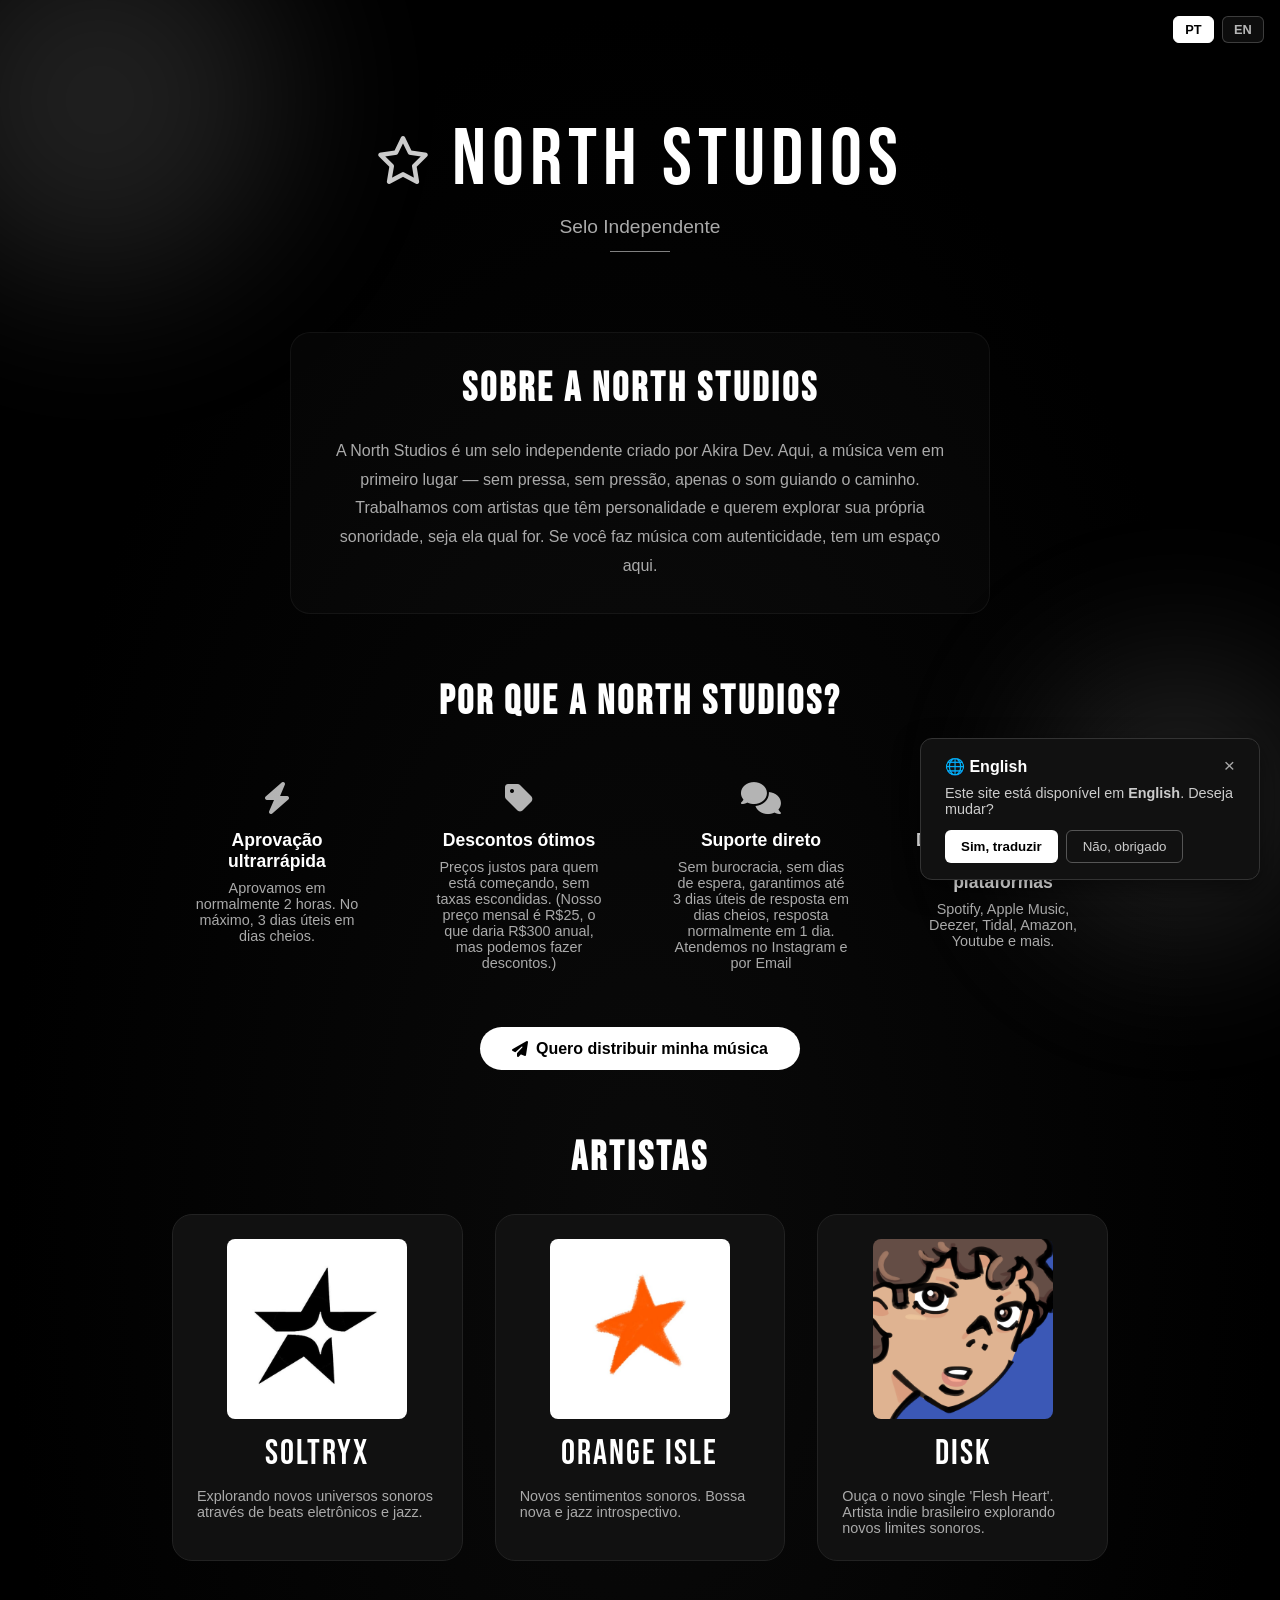
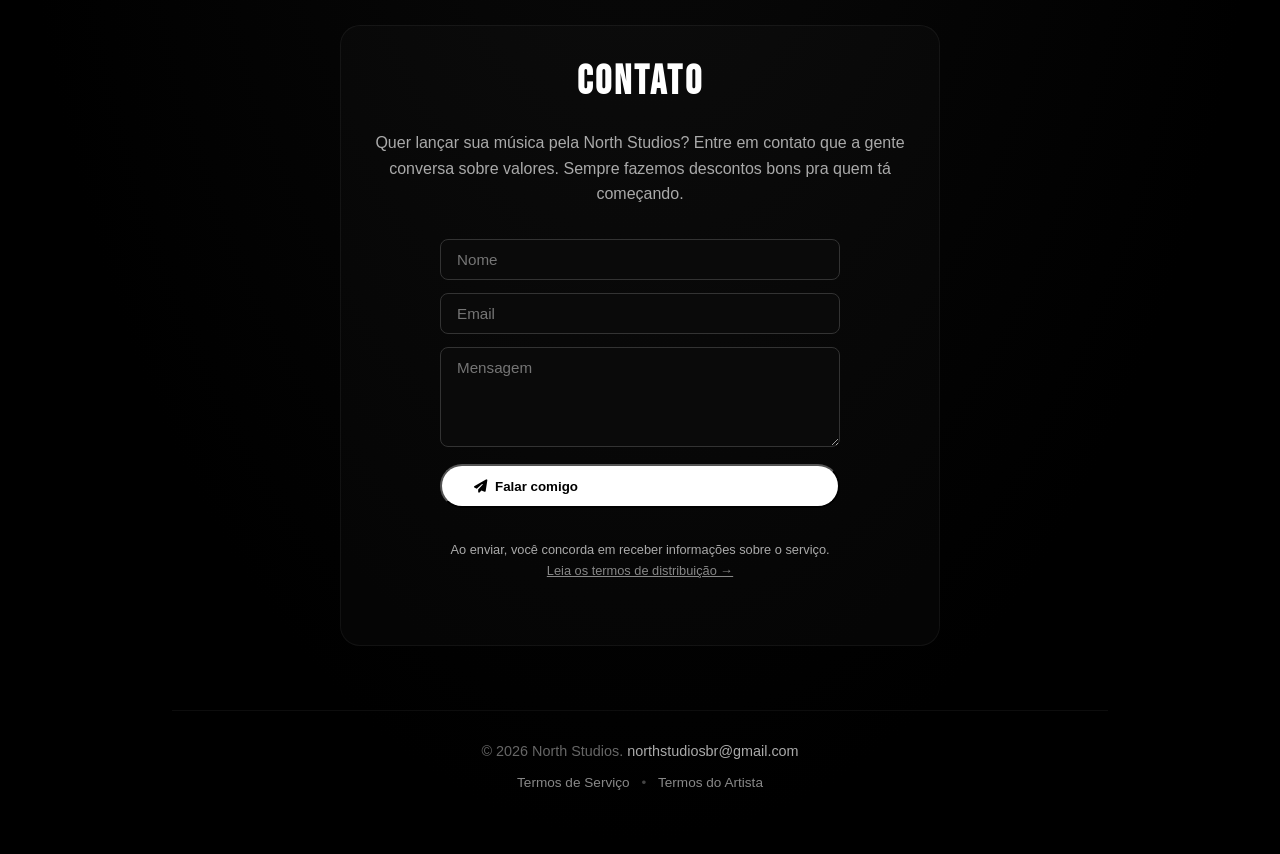
<file: index.html>
<!DOCTYPE html>
<html lang="pt-br">
<head>
    <meta charset="UTF-8">
    <meta name="viewport" content="width=device-width, initial-scale=1.0">   
    <!-- Meta tags para SEO e compartilhamento -->
    <meta name="description" content="North Studios é um selo independente criado por Akira Dev. Conheça nossos artistas, lançamentos e envie sua demo.">
    <meta property="og:title" content="North Studios – Selo Independente">
    <meta property="og:description" content="Selo independente criado por Akira Dev. Música com personalidade e descontos para novos artistas.">
    <meta property="og:image" content="https://akiradv.github.io/northstudios/covers/og-image.png">
    <meta property="og:url" content="https://akiradv.github.io/northstudios/">
    <meta property="og:type" content="website">
    <meta name="twitter:card" content="summary_large_image">
    
    <title>North Studios</title>
    <link rel="stylesheet" href="https://cdnjs.cloudflare.com/ajax/libs/font-awesome/6.4.0/css/all.min.css">
    <link rel="preconnect" href="https://fonts.googleapis.com">
    <link rel="preconnect" href="https://fonts.gstatic.com" crossorigin>
    <link href="https://fonts.googleapis.com/css2?family=Bebas+Neue&display=swap" rel="stylesheet">
    <link rel="apple-touch-icon" sizes="180x180" href="./favicon/northstudios/apple-touch-icon.png">
    <link rel="icon" type="image/png" sizes="32x32" href="./favicon/northstudios/favicon-32x32.png">
    <link rel="icon" type="image/png" sizes="16x16" href="./favicon/northstudios/favicon-16x16.png">
    <style>
        * {
            margin: 0;
            padding: 0;
            box-sizing: border-box;
        }
        body {
            background: radial-gradient(ellipse at center, #0a0a0a 0%, #000000 70%);
            color: #ffffff;
            font-family: 'Segoe UI', Tahoma, Geneva, Verdana, sans-serif;
            min-height: 100vh;
            margin: 0;
            padding: 0;
            position: relative;
        }
        
        .light-orb {
            position: fixed;
            border-radius: 50%;
            filter: blur(80px);
            opacity: 0.15;
            pointer-events: none;
            z-index: 0;
        }
        .orb-1 {
            width: 400px;
            height: 400px;
            background: radial-gradient(circle, #ffffff, #666666);
            top: -100px;
            left: -100px;
        }
        .orb-2 {
            width: 300px;
            height: 300px;
            background: radial-gradient(circle, #ffffff, #888888);
            bottom: -50px;
            right: -50px;
        }
        
        .container {
            max-width: 1000px;
            width: 100%;
            margin: 0 auto;
            padding: 2rem;
            position: relative;
            z-index: 1;
        }

        .header-section {
            text-align: center;
            padding: 5rem 0 3rem;
        }
        .logo h1 {
            font-family: 'Bebas Neue', sans-serif;
            font-size: 5rem;
            font-weight: 400;
            letter-spacing: 6px;
            margin-bottom: 0.5rem;
            color: #fff;
            display: flex;
            align-items: center;
            justify-content: center;
            gap: 1rem;
        }
        .north-star {
            font-size: 3rem;
            color: #fff;
            opacity: 0.8;
        }
        .subtitle {
            color: #aaa;
            margin-bottom: 0.8rem;
            font-size: 1.2rem;
        }
        .divider {
            width: 60px;
            height: 1px;
            background: #fff;
            margin: 0 auto 2rem;
            opacity: 0.5;
        }

        .about-section {
            text-align: center;
            max-width: 700px;
            margin: 0 auto 4rem;
            padding: 2rem;
            background: rgba(255, 255, 255, 0.02);
            border: 1px solid rgba(255, 255, 255, 0.05);
            border-radius: 20px;
        }
        .about-section h2 {
            font-family: 'Bebas Neue', sans-serif;
            font-size: 2.5rem;
            letter-spacing: 3px;
            margin-bottom: 1.5rem;
        }
        .about-section p {
            color: #aaa;
            font-size: 1rem;
            line-height: 1.8;
        }

        .section-title {
            font-family: 'Bebas Neue', sans-serif;
            font-size: 2.5rem;
            letter-spacing: 3px;
            text-align: center;
            margin-bottom: 2rem;
        }
        .artists-grid {
            display: grid;
            grid-template-columns: repeat(auto-fit, minmax(280px, 1fr));
            gap: 2rem;
            margin-bottom: 4rem;
        }
        .artist-card {
            background-color: #111;
            border: 1px solid #222;
            border-radius: 20px;
            padding: 1.5rem;
            transition: transform 0.3s, border-color 0.3s;
            text-decoration: none;
            color: #fff;
            display: flex;
            flex-direction: column;
            align-items: center;
            gap: 0.8rem;
        }
        .artist-card:hover {
            transform: translateY(-8px);
            border-color: #555;
            box-shadow: 0 10px 30px rgba(255, 255, 255, 0.05);
        }
        .artist-card img {
            width: 100%;
            max-width: 180px;
            border-radius: 8px;
            transition: transform 0.3s;
        }
        .artist-card:hover img {
            transform: scale(1.03);
        }
        .artist-card h2 {
            font-family: 'Bebas Neue', sans-serif;
            font-size: 2.2rem;
            font-weight: 400;
            letter-spacing: 2px;
        }
        .artist-card p {
            color: #aaa;
            font-size: 0.9rem;
        }

        .contact-section {
            text-align: center;
            max-width: 600px;
            margin: 0 auto 4rem;
            padding: 2rem;
            background: rgba(255, 255, 255, 0.02);
            border: 1px solid rgba(255, 255, 255, 0.05);
            border-radius: 20px;
        }
        .contact-section h2 {
            font-family: 'Bebas Neue', sans-serif;
            font-size: 2.5rem;
            letter-spacing: 3px;
            margin-bottom: 1.5rem;
        }
        .contact-section p {
            color: #aaa;
            margin-bottom: 2rem;
            line-height: 1.6;
        }
        .contact-btn {
            display: inline-flex;
            align-items: center;
            gap: 0.5rem;
            background: #fff;
            color: #000;
            padding: 0.8rem 2rem;
            border-radius: 50px;
            text-decoration: none;
            font-weight: 600;
            transition: 0.3s;
        }
        .contact-btn:hover {
            background: #ddd;
            transform: translateY(-2px);
        }

        footer {
            text-align: center;
            padding: 2rem;
            color: #666;
            font-size: 0.9rem;
            border-top: 1px solid rgba(255, 255, 255, 0.05);
        }
        footer a {
            color: #aaa;
            text-decoration: none;
        }

        .lang-switcher {
            position: fixed;
            top: 1rem;
            right: 1rem;
            z-index: 1001;
            display: flex;
            gap: 0.5rem;
        }
        .lang-btn {
            background: rgba(255, 255, 255, 0.05);
            border: 1px solid rgba(255, 255, 255, 0.2);
            color: rgba(255, 255, 255, 0.7);
            padding: 0.3rem 0.7rem;
            border-radius: 6px;
            font-size: 0.8rem;
            font-weight: 600;
            cursor: pointer;
            transition: all 0.2s;
            text-transform: uppercase;
        }
        .lang-btn:hover {
            background: rgba(255, 255, 255, 0.15);
            color: #fff;
            border-color: #fff;
        }
        .lang-btn.active {
            background: #fff;
            color: #000;
            border-color: #fff;
        }
                .contact-form-hub {
            display: flex;
            flex-direction: column;
            gap: 0.8rem;
            max-width: 400px;
            margin: 0 auto;
        }
        .form-group-hub input,
        .form-group-hub textarea {
            width: 100%;
            padding: 0.7rem 1rem;
            border-radius: 8px;
            border: 1px solid #333;
            background: #0a0a0a;
            color: #fff;
            font-family: inherit;
            font-size: 0.95rem;
            transition: border-color 0.3s;
        }
        .form-group-hub input:focus,
        .form-group-hub textarea:focus {
            border-color: #fff;
            outline: none;
        }
        .form-group-hub textarea {
            resize: vertical;
            min-height: 100px;
        }
        [data-fs-success] {
        background: rgba(255, 255, 255, 0.03);
        border: 1px solid rgba(255, 255, 255, 0.08);
        padding: 1rem;
        border-radius: 10px;
        animation: slideFadeIn 0.5s ease;
        }
        @keyframes slideFadeIn {
        from {
        opacity: 0;
        transform: translateY(-15px);
          }
        to {
        opacity: 1;
        transform: translateY(0);
        }
       }        
        .featured-release {
            max-width: 700px;
            margin: 0 auto 4rem;
            padding: 2rem;
            background: rgba(255, 255, 255, 0.02);
            border: 1px solid rgba(255, 255, 255, 0.08);
            border-radius: 20px;
        }
        .featured-content {
            display: flex;
            gap: 2rem;
            align-items: center;
            flex-wrap: wrap;
        }
        .featured-cover {
            flex: 0 0 180px;
        }
        .featured-cover img {
            width: 100%;
            border-radius: 12px;
            box-shadow: 0 8px 24px rgba(0, 0, 0, 0.3);
        }
        .featured-info {
            flex: 1;
            text-align: left;
        }
        .featured-badge {
            display: inline-block;
            background: rgba(255, 255, 255, 0.05);
            border: 1px solid rgba(255, 255, 255, 0.15);
            color: #ccc;
            padding: 0.4rem 1.2rem;
            border-radius: 50px;
            font-size: 0.85rem;
            letter-spacing: 1px;
            margin-bottom: 1.5rem;
        }
        .featured-info h2 {
            font-family: 'Bebas Neue', sans-serif;
            font-size: 3rem;
            letter-spacing: 4px;
            margin-bottom: 0.5rem;
        }
        .featured-info p {
            color: #aaa;
            margin-bottom: 2rem;
        }
        .featured-btn {
            display: inline-flex;
            align-items: center;
            gap: 0.5rem;
            background: #fff;
            color: #000;
            padding: 0.8rem 2rem;
            border-radius: 50px;
            text-decoration: none;
            font-weight: 600;
            transition: 0.3s;
        }
        .featured-btn:hover {
            background: #ddd;
            transform: translateY(-2px);
        }
@media (max-width: 600px) {
    .featured-content {
        flex-direction: column;
        text-align: center;
    }
    .featured-cover {
        flex: 0 0 auto;
        max-width: 200px;
        margin: 0 auto 1rem; /* centraliza a capa */
    }
    .featured-info {
        text-align: center;
    }
    .featured-info h2 {
        font-size: 2.5rem; /* um pouco menor no mobile */
    }
}
        }
        
        .benefits-section {
            max-width: 900px;
            margin: 0 auto 8rem;
            padding: 2rem;
            background: rgba(255, 255, 255, 0.02);
            border: 1px solid rgba(255, 255, 255, 0.05);
            border-radius: 20px;
        }
        .benefits-grid {
            display: grid;
            grid-template-columns: repeat(auto-fit, minmax(200px, 1fr));
            gap: 2rem;
            margin-bottom: 2rem;
        }
        .benefit-item {
            text-align: center;
            padding: 1.5rem 1rem;
            border-radius: 12px;
            transition: background 0.3s;
        }
        .benefit-item:hover {
            background: rgba(255, 255, 255, 0.03);
        }
        .benefit-item i {
            font-size: 2rem;
            color: #fff;
            opacity: 0.7;
            margin-bottom: 1rem;
        }
        .benefit-item h3 {
            font-size: 1.1rem;
            font-weight: 600;
            margin-bottom: 0.5rem;
        }
        .benefit-item p {
            color: #aaa;
            font-size: 0.9rem;
        }
        .benefits-cta {
            text-align: center;
        }
        .form-terms-link {
            text-align: center;
            font-size: 0.8rem;
            color: #666;
            margin-top: 1.2rem;
            line-height: 1.5;
        }
        .form-terms-link a {
            color: #888;
            text-decoration: underline;
            transition: color 0.2s;
        }
        .form-terms-link a:hover {
            color: #fff;
        }


    </style>
</head>
<body>

<div class="light-orb orb-1"></div>
<div class="light-orb orb-2"></div>

<div class="lang-switcher" id="langSwitcher">
    <button class="lang-btn" onclick="changeLanguage('pt-br')" id="btn-pt">PT</button>
    <button class="lang-btn" onclick="changeLanguage('en')" id="btn-en">EN</button>
</div>

<div class="container">
    <div class="header-section">
        <div class="logo">
            <h1>
                <i class="fa-regular fa-star north-star"></i>
                North Studios
            </h1>
            <p class="subtitle" data-i18n="hubSubtitle">Selo Independente</p>
            <div class="divider"></div>
        </div>
    </div>

    <div class="about-section">
        <h2 data-i18n="hubAboutTitle">Sobre a North Studios</h2>
        <p data-i18n="hubAboutText">A North Studios é um selo independente criado por Akira Dev. Aqui, a música vem em primeiro lugar — sem pressa, sem pressão, apenas o som guiando o caminho. Trabalhamos com artistas que têm personalidade e querem explorar sua própria sonoridade, seja ela qual for. Se você faz música com autenticidade, tem um espaço aqui.</p>
    </div>

    <!-- Por que distribuir com a North Studios? -->
    <div class="benefits-section">
        <h2 class="section-title" data-i18n="hubBenefitsTitle">Por que a North Studios?</h2>
        <div class="benefits-grid">
            <div class="benefit-item">
                <i class="fas fa-bolt"></i>
                <h3 data-i18n="hubBenefit1Title">Aprovação ultrarrápida</h3>
                <p data-i18n="hubBenefit1Text">Aprovamos em normalmente 2 horas. No máximo, 3 dias úteis em dias cheios.</p>
            </div>
            <div class="benefit-item">
                <i class="fas fa-tag"></i>
                <h3 data-i18n="hubBenefit2Title">Descontos ótimos</h3>
                <p data-i18n="hubBenefit2Text">Preços justos para quem está começando, sem taxas escondidas. (Nosso preço mensal é R$25, o que daria R$300 anual, mas podemos fazer descontos.)</p>
            </div>
            <div class="benefit-item">
                <i class="fas fa-comments"></i>
                <h3 data-i18n="hubBenefit3Title">Suporte direto</h3>
                <p data-i18n="hubBenefit3Text">Sem burocracia, sem dias de espera, garantimos até 3 dias úteis de resposta em dias cheios, resposta normalmente em 1 dia. Atendemos no Instagram e por Email</p>
            </div>
            <div class="benefit-item">
                <i class="fas fa-globe"></i>
                <h3 data-i18n="hubBenefit4Title">Distribuímos para as principais plataformas</h3>
                <p data-i18n="hubBenefit4Text">Spotify, Apple Music, Deezer, Tidal, Amazon, Youtube e mais.</p>
            </div>
        </div>
        <div class="benefits-cta">
            <a href="#contato" class="featured-btn"><i class="fas fa-paper-plane"></i> <span data-i18n="hubBenefitsCta">Quero distribuir minha música</span></a>
        </div>
    </div>

    <h2 class="section-title" data-i18n="hubArtistsTitle" style="margin-top: 4rem;">Artistas</h2>
    <div class="artists-grid">
        <a href="soltryx.html" class="artist-card">
            <img src="covers/soltryx/soltryxlogo.png" alt="Soltryx" onerror="this.src='https://via.placeholder.com/200x200/222/fff?text=SOLTRYX'">
            <h2>Soltryx</h2>
            <p data-i18n="hubSoltryxDesc">Explorando novos universos sonoros através de beats eletrônicos e jazz.</p>
        </a>
        <a href="orangeisle.html" class="artist-card">
            <img src="covers/orangeisle/orangelogo.png" alt="Orange Isle" onerror="this.src='https://via.placeholder.com/200x200/222/fff?text=ORANGE+ISLE'">
            <h2>Orange Isle</h2>
            <p data-i18n="hubOrangeDesc">Novos sentimentos sonoros. Bossa nova e jazz introspectivo.</p>
        </a>
        <a href="disk.html" class="artist-card">
            <img src="covers/disk/disklogo.png" alt="Disk" onerror="this.src='https://via.placeholder.com/200x200/222/fff?text=DISK'">
            <h2>Disk</h2>
            <p data-i18n="hubDiskDesc">Ouça o novo single 'Flesh Heart'. Artista indie brasileiro explorando novos limites sonoros.</p>
        </a>
    </div>

    <div class="contact-section" id="contato">
        <h2 data-i18n="hubContactTitle">Contato</h2>
        <p data-i18n="hubContactText">Quer lançar sua música pela North Studios? Entre em contato que a gente conversa sobre valores. Sempre fazemos descontos bons pra quem tá começando.</p>
        
        <form id="contactFormHub" class="contact-form-hub">
            <input type="hidden" name="artista" value="Hub North Studios">
            <input type="hidden" name="_subject" value="Contato via Hub da North Studios">
            <input type="hidden" name="_next" value="https://akiradv.github.io/northstudios/thanks.html">
            
            <div data-fs-success style="display:none; color: #fff; text-align:center; margin-bottom:1rem;">Mensagem enviada! 🚀</div>
            <div data-fs-error style="display:none; color: #ff6b6b; text-align:center; margin-bottom:1rem;"></div>

            <div class="form-group-hub">
                <input type="text" id="nome-hub" name="nome" data-fs-field required placeholder="Nome">
            </div>
            <div class="form-group-hub">
                <input type="email" id="email-hub" name="email" data-fs-field required placeholder="Email">
            </div>
            <div class="form-group-hub">
                <textarea id="mensagem-hub" name="mensagem" rows="4" data-fs-field required placeholder="Mensagem"></textarea>
            </div>
            <button type="submit" class="contact-btn" data-fs-submit-btn>
                <i class="fas fa-paper-plane"></i> <span data-i18n="hubContactBtn">Falar comigo</span>
            </button>
            
            <!-- Link para os termos -->
            <p class="form-terms-link">
                <span data-i18n="formTermsNotice">Ao enviar, você concorda em receber informações sobre o serviço.</span>
                <a href="termos-servico.html" target="_blank" data-i18n="formTermsLink">Leia os termos de distribuição →</a>
            </p>
        </form>
    </div>

    <footer>
        <p>© 2026 North Studios. <a href="mailto:northstudiosbr@gmail.com">northstudiosbr@gmail.com</a></p>
        <div style="margin-top: 1rem; font-size: 0.85rem;">
            <a href="termos-servico.html" style="color: #888; margin: 0 0.5rem;">Termos de Serviço</a>
            <span style="color: #444;">•</span>
            <a href="termos-artista.html" style="color: #888; margin: 0 0.5rem;">Termos do Artista</a>
        </div>
    </footer>
</div>

<script src="lang/pt.js?v=13"></script>
<script src="lang/en.js?v=13"></script>
<script src="i18n.js"></script>

<script>
  (function() {
    const currentLang = localStorage.getItem('i18n_lang') || 'pt-br';
    const btnPT = document.getElementById('btn-pt');
    const btnEN = document.getElementById('btn-en');
    if (btnPT && btnEN) {
      btnPT.classList.toggle('active', currentLang === 'pt-br');
      btnEN.classList.toggle('active', currentLang === 'en');
    }
  })();
</script>

<script>
    const contactFormHub = document.getElementById('contactFormHub');
    const successMsg = contactFormHub.querySelector('[data-fs-success]');
    const errorMsg = contactFormHub.querySelector('[data-fs-error]');
    const submitBtn = contactFormHub.querySelector('[data-fs-submit-btn]');

    contactFormHub.addEventListener('submit', async (e) => {
        e.preventDefault();
        
        submitBtn.disabled = true;
        submitBtn.innerHTML = '<i class="fas fa-spinner fa-spin"></i> Enviando...';
        errorMsg.style.display = 'none';
        successMsg.style.display = 'none';

        const formData = new FormData(contactFormHub);

        try {
            const response = await fetch('https://formspree.io/f/xnjlejev', {
                method: 'POST',
                body: formData,
                headers: { 'Accept': 'application/json' }
            });

            if (response.ok) {
                successMsg.style.display = 'block';
                contactFormHub.reset();
                submitBtn.innerHTML = '<i class="fas fa-paper-plane"></i> <span data-i18n="hubContactBtn">Falar comigo</span>';
            } else {
                errorMsg.textContent = 'Erro ao enviar. Tente novamente.';
                errorMsg.style.display = 'block';
            }
        } catch (err) {
            errorMsg.textContent = 'Erro de conexão. Verifique sua internet.';
            errorMsg.style.display = 'block';
        }

        submitBtn.disabled = false;
    });
</script>
</body>
</html>
</file>
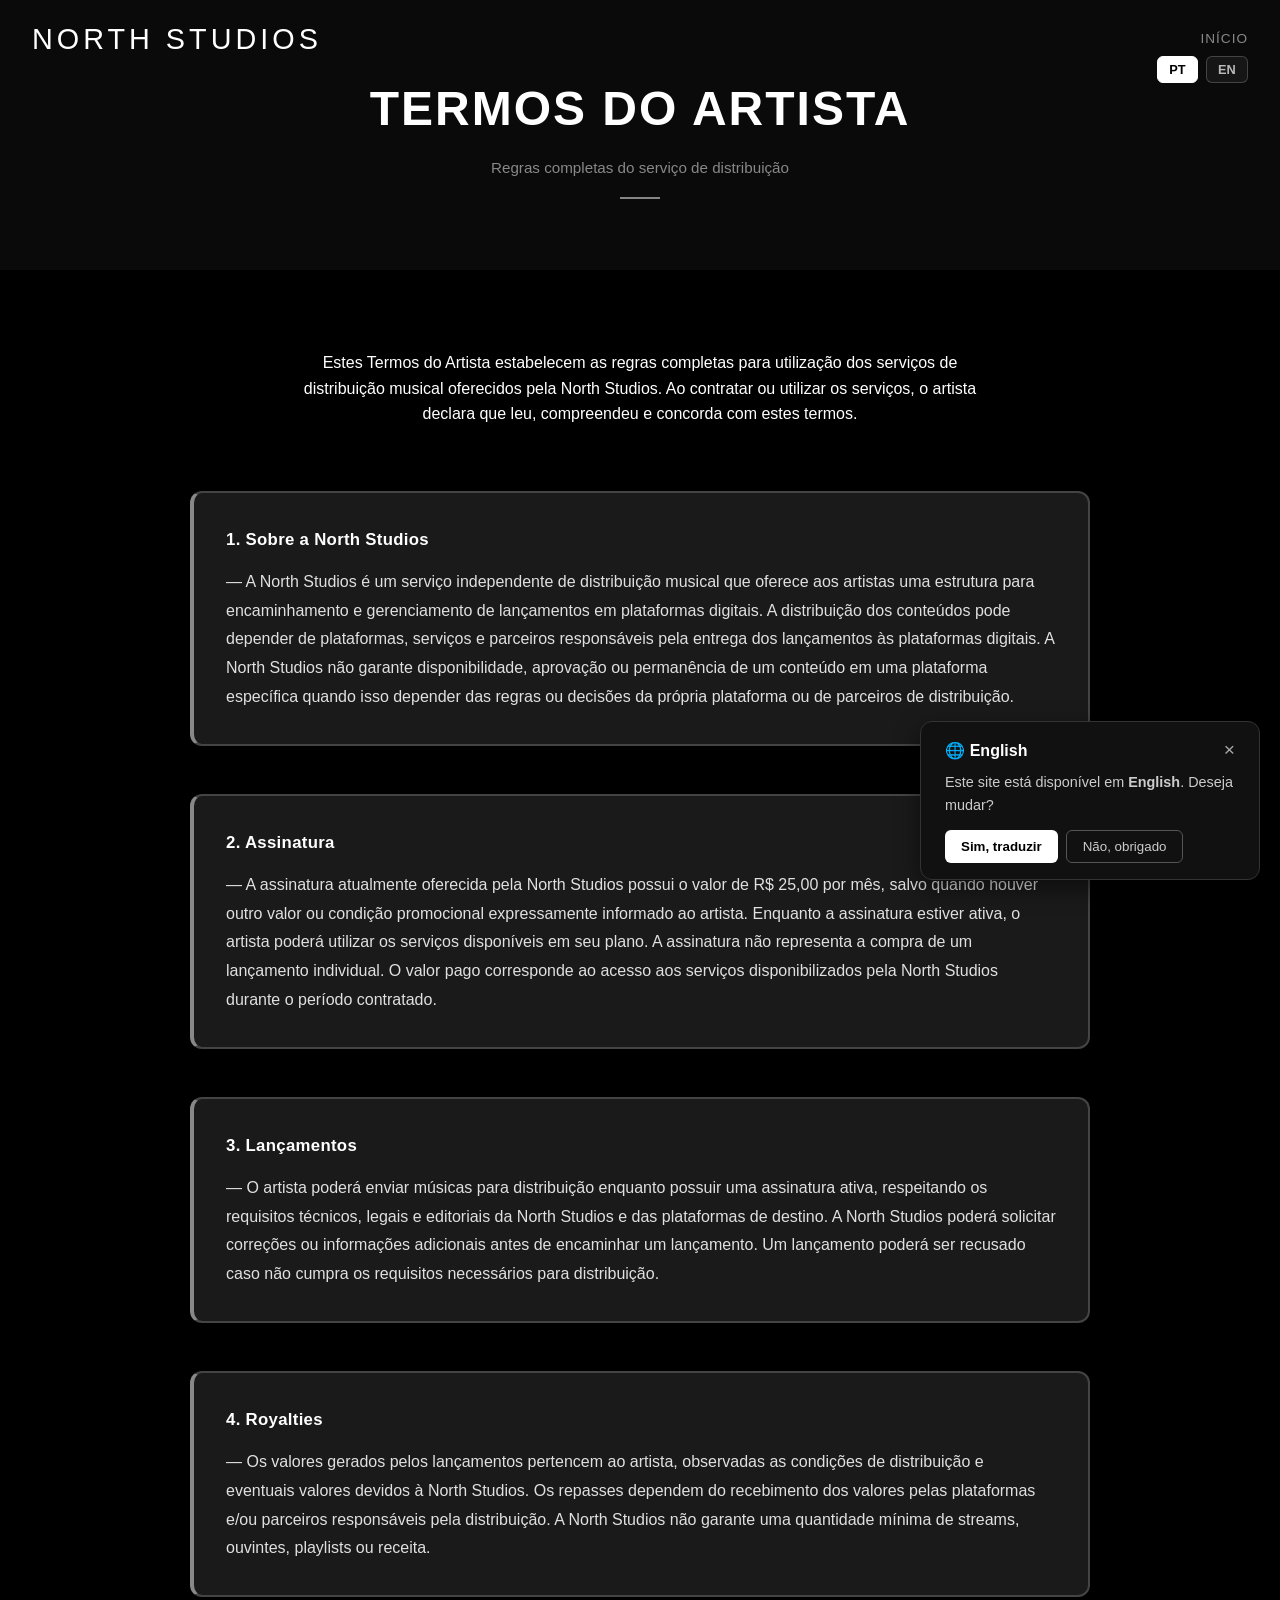
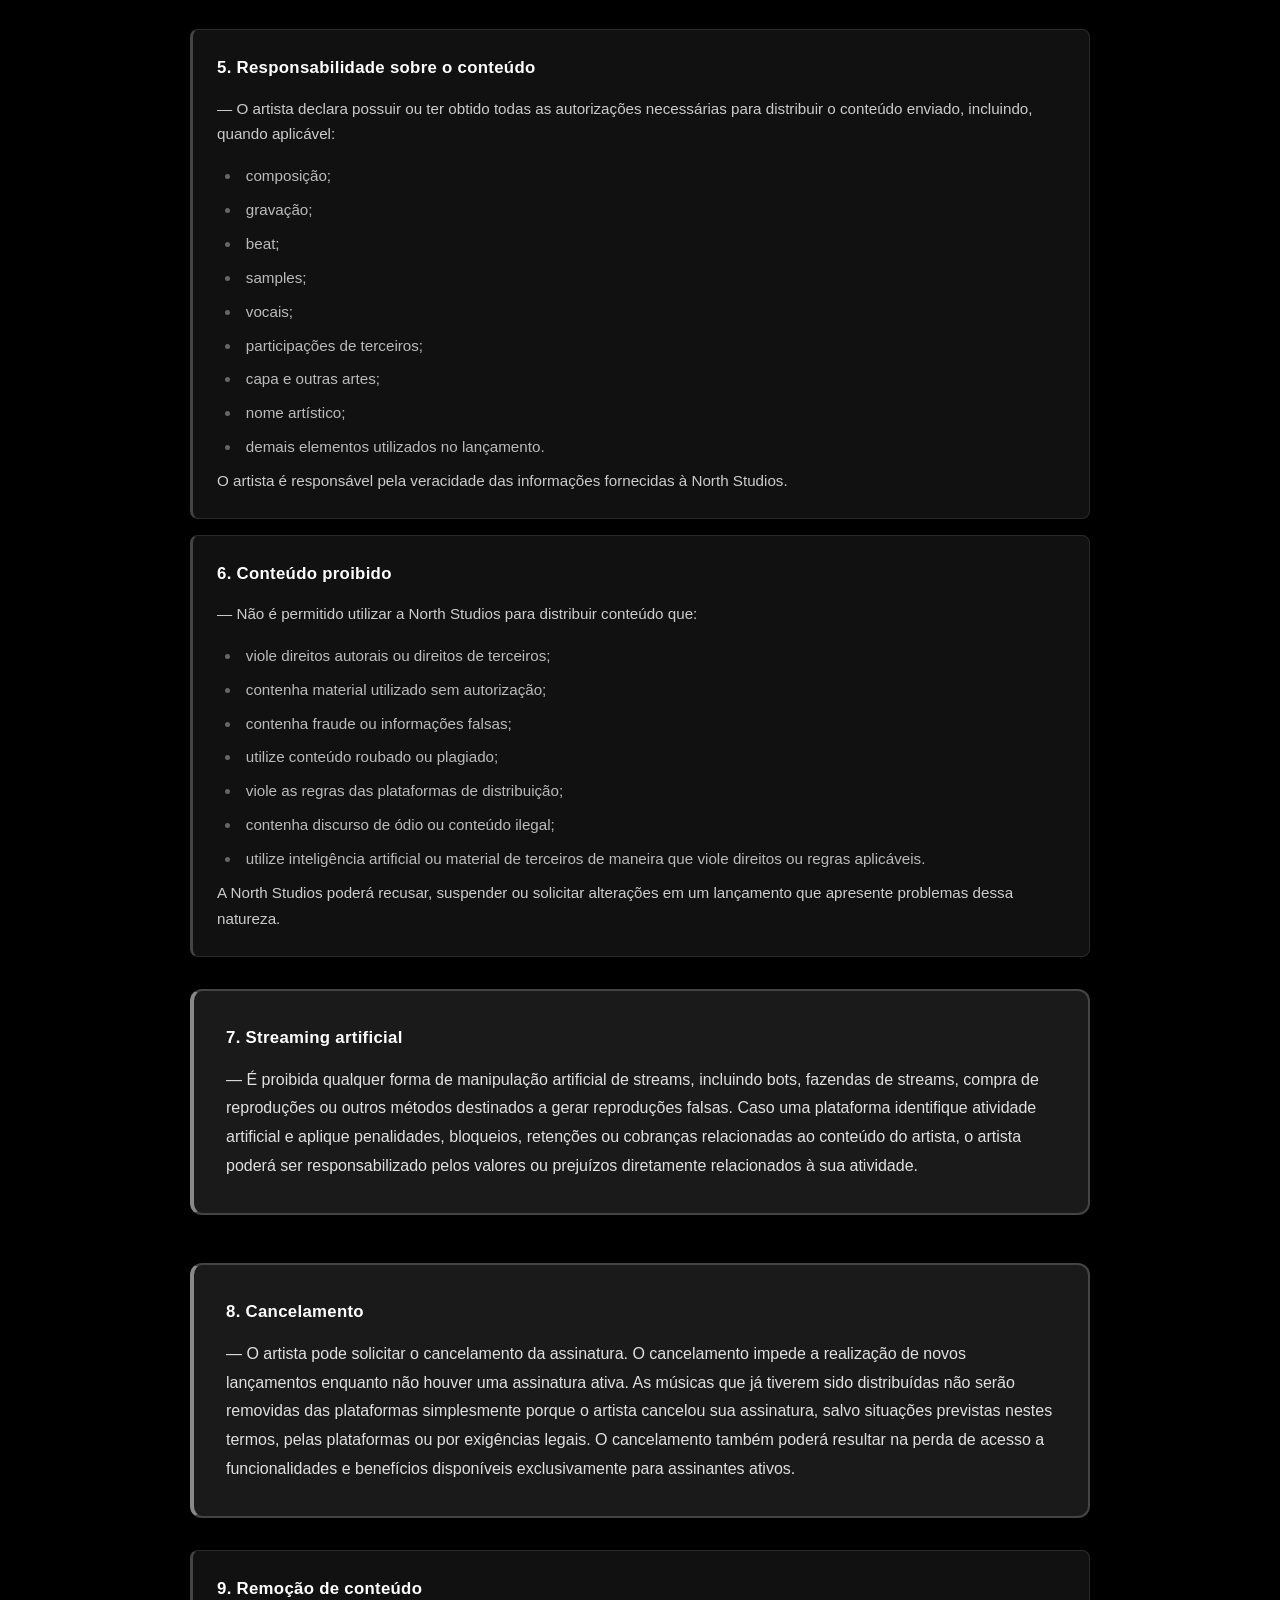
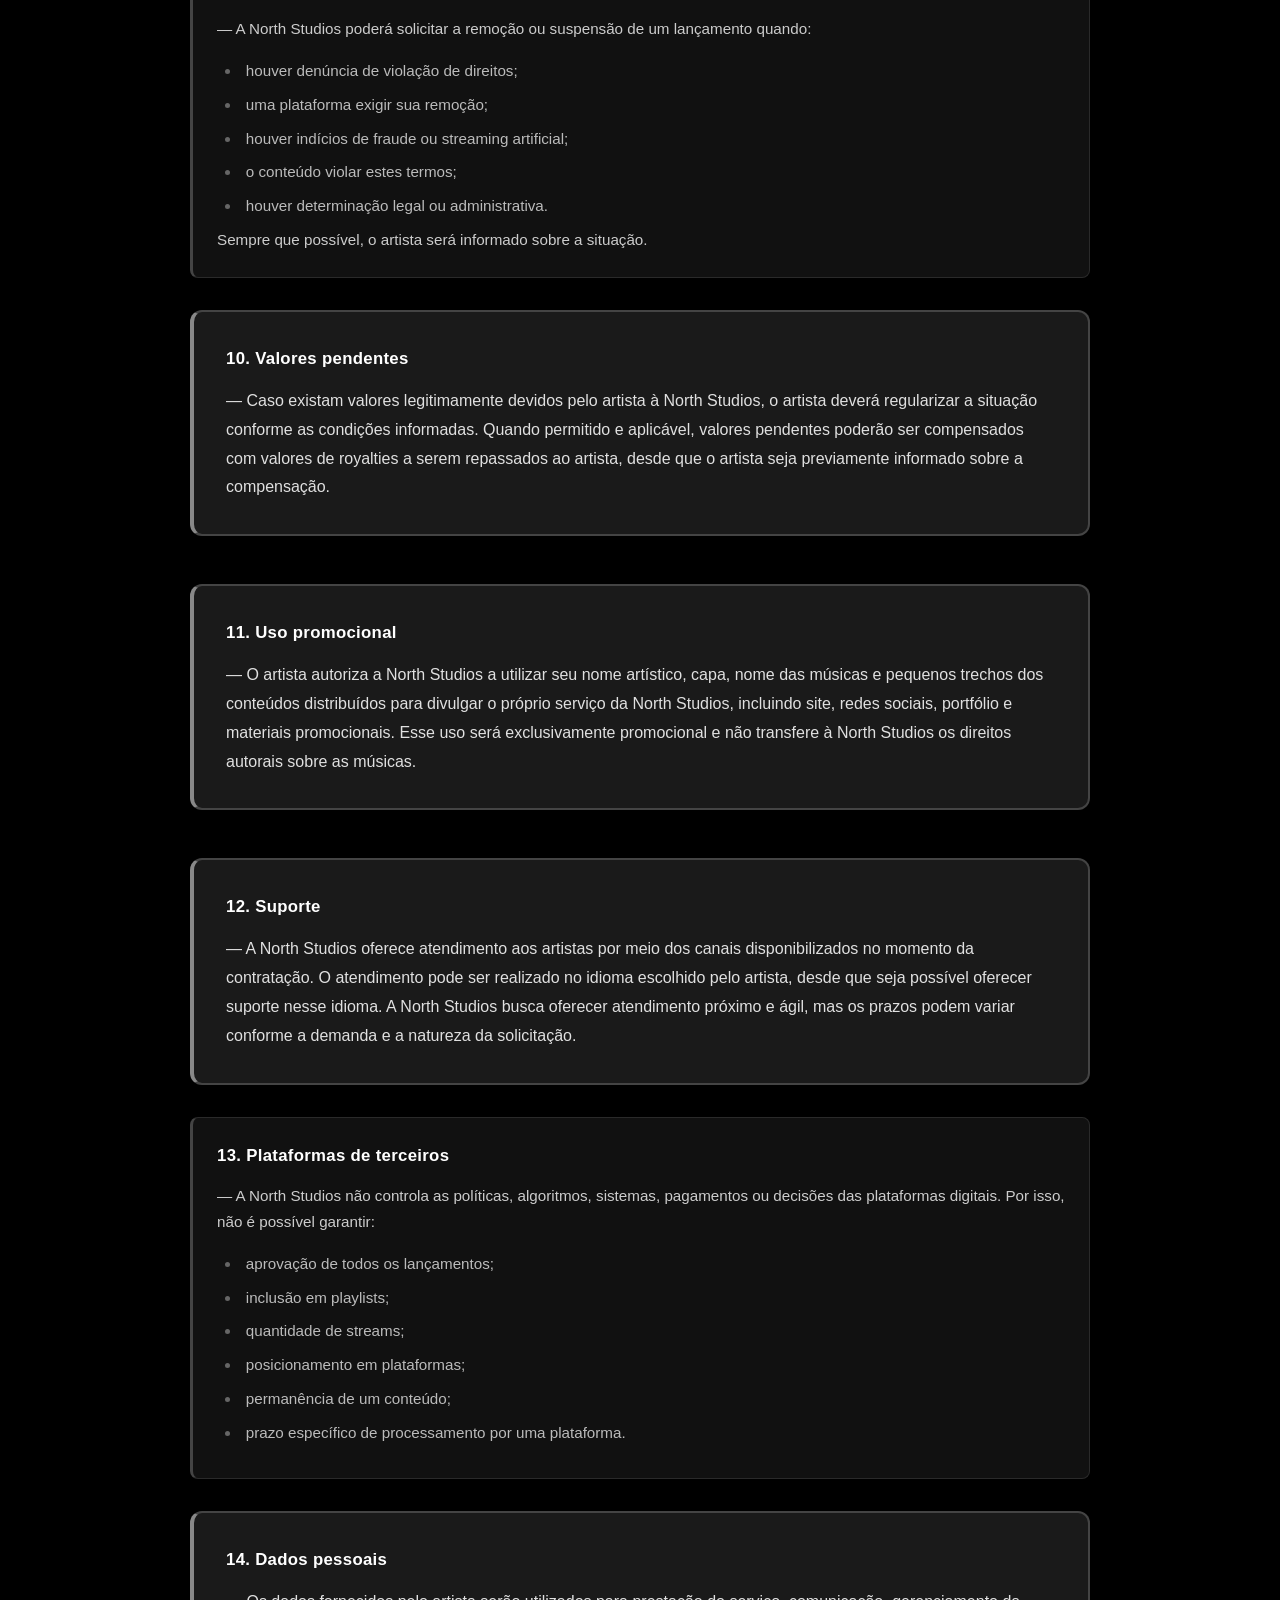
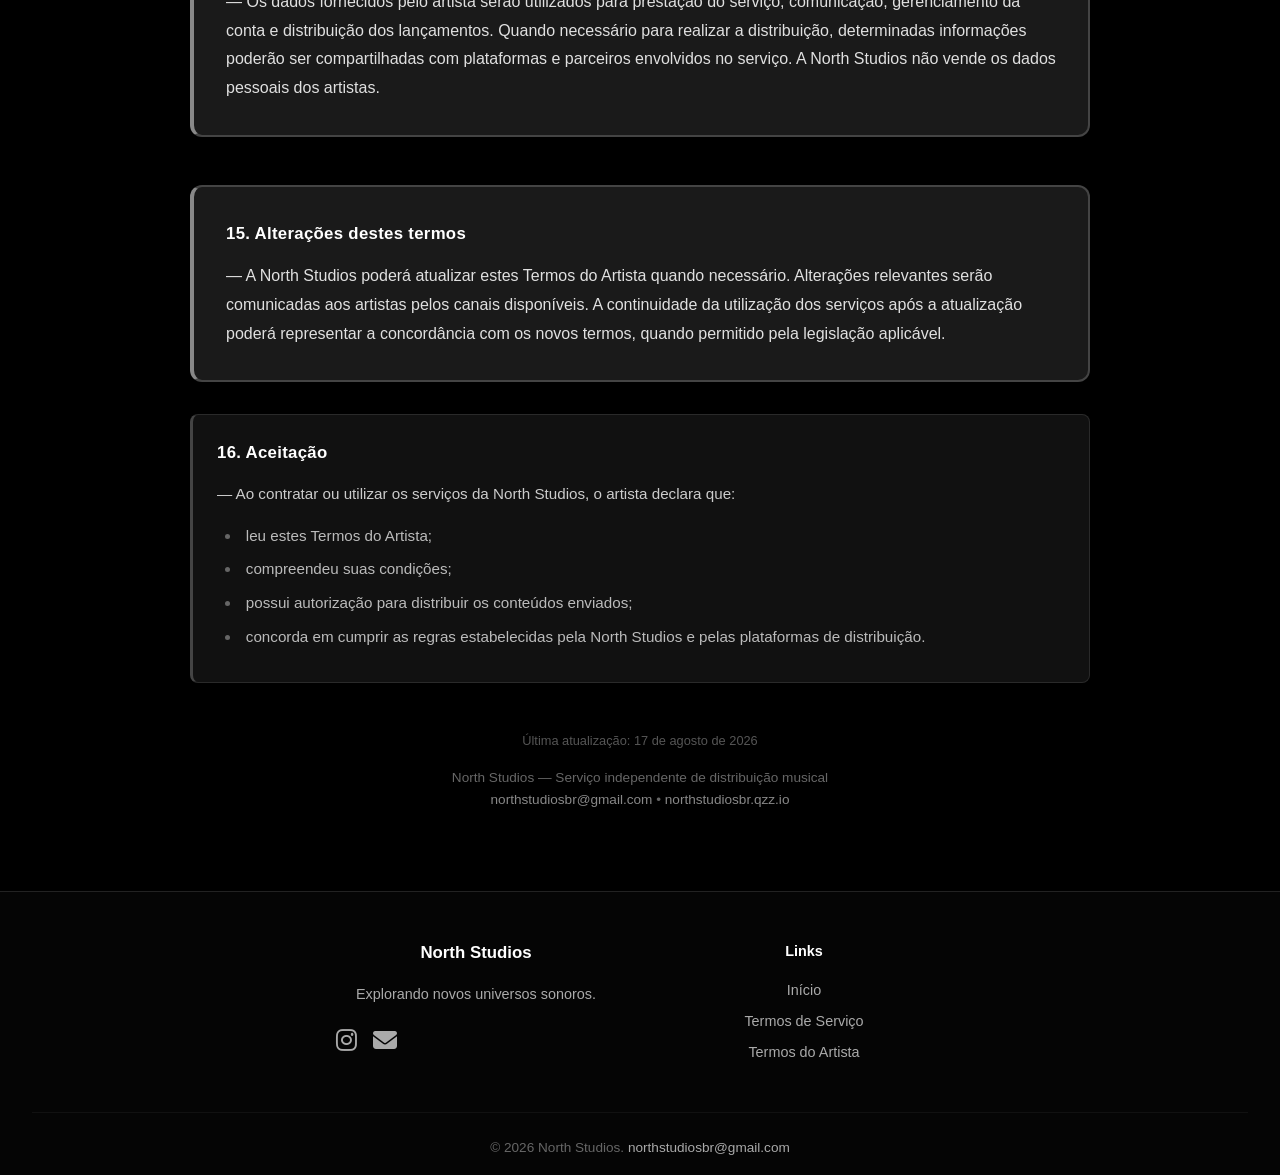
<file: termos-artista.html>
<!DOCTYPE html>
<html lang="pt-br">
<head>
    <meta charset="UTF-8">
    <meta name="viewport" content="width=device-width, initial-scale=1.0">

    <meta property="og:title" content="Termos do Artista - North Studios">
    <meta property="og:description" content="Termos completos do serviço de distribuição musical da North Studios para artistas.">
    <meta property="og:url" content="https://northstudiosbr.qzz.io/termos-artista.html">
    <meta property="og:type" content="website">
    <link rel="apple-touch-icon" sizes="180x180" href="./favicon/northstudios/apple-touch-icon.png">
    <link rel="icon" type="image/png" sizes="32x32" href="./favicon/northstudios/favicon-32x32.png">
    <link rel="icon" type="image/png" sizes="16x16" href="./favicon/northstudios/favicon-16x16.png">

    <title>Termos do Artista — North Studios</title>
    <link rel="stylesheet" href="style.css?v=12">
    <link rel="stylesheet" href="https://cdnjs.cloudflare.com/ajax/libs/font-awesome/6.4.0/css/all.min.css">
</head>
<body>

<div class="lang-switcher" id="langSwitcher">
    <button class="lang-btn" onclick="changeLanguage('pt-br')" id="btn-pt">PT</button>
    <button class="lang-btn" onclick="changeLanguage('en')" id="btn-en">EN</button>
</div>

<button id="backToTop" class="back-to-top" aria-label="Voltar ao topo">
    <i class="fas fa-rocket"></i>
</button>

<nav id="navbar" role="navigation" aria-label="Navegação principal">
    <div class="nav-logo">NORTH STUDIOS</div>
    <div class="nav-links" id="navLinks">
        <a href="index.html" class="nav-link" data-i18n="navHome">Início</a>
    </div>
    <button class="mobile-menu-btn" id="mobileMenuBtn" aria-label="Abrir menu">
        <i class="fas fa-bars"></i>
    </button>
</nav>

<header id="home" class="hero artista-hero">
    <div class="hero-content">
        <h1 class="logo" data-i18n="artistaTitle">TERMOS DO ARTISTA</h1>
        <p class="hero-subtitle" data-i18n="artistaSubtitle">Regras completas do serviço de distribuição</p>
    </div>
</header>

<main class="content">
    <section class="section">
        <p style="text-align:center; margin-bottom:2rem; max-width:700px; margin-left:auto; margin-right:auto;" data-i18n="artistaIntro">Estes Termos do Artista estabelecem as regras completas para utilização dos serviços de distribuição musical oferecidos pela North Studios. Ao contratar ou utilizar os serviços, o artista declara que leu, compreendeu e concorda com estes termos.</p>

        <div class="termos-box animate-on-scroll">
            <p data-i18n-html="artistaC1"><strong>1. Sobre a North Studios</strong> — A North Studios é um serviço independente de distribuição musical que oferece aos artistas uma estrutura para encaminhamento e gerenciamento de lançamentos em plataformas digitais. A distribuição dos conteúdos pode depender de plataformas, serviços e parceiros responsáveis pela entrega dos lançamentos às plataformas digitais. A North Studios não garante disponibilidade, aprovação ou permanência de um conteúdo em uma plataforma específica quando isso depender das regras ou decisões da própria plataforma ou de parceiros de distribuição.</p>
            
            <p data-i18n-html="artistaC2"><strong>2. Assinatura</strong> — A assinatura atualmente oferecida pela North Studios possui o valor de R$ 25,00 por mês, salvo quando houver outro valor ou condição promocional expressamente informado ao artista. Enquanto a assinatura estiver ativa, o artista poderá utilizar os serviços disponíveis em seu plano. A assinatura não representa a compra de um lançamento individual. O valor pago corresponde ao acesso aos serviços disponibilizados pela North Studios durante o período contratado.</p>
            
            <p data-i18n-html="artistaC3"><strong>3. Lançamentos</strong> — O artista poderá enviar músicas para distribuição enquanto possuir uma assinatura ativa, respeitando os requisitos técnicos, legais e editoriais da North Studios e das plataformas de destino. A North Studios poderá solicitar correções ou informações adicionais antes de encaminhar um lançamento. Um lançamento poderá ser recusado caso não cumpra os requisitos necessários para distribuição.</p>
            
            <p data-i18n-html="artistaC4"><strong>4. Royalties</strong> — Os valores gerados pelos lançamentos pertencem ao artista, observadas as condições de distribuição e eventuais valores devidos à North Studios. Os repasses dependem do recebimento dos valores pelas plataformas e/ou parceiros responsáveis pela distribuição. A North Studios não garante uma quantidade mínima de streams, ouvintes, playlists ou receita.</p>
            
            <div data-i18n-html="artistaC5"><strong>5. Responsabilidade sobre o conteúdo</strong> — O artista declara possuir ou ter obtido todas as autorizações necessárias para distribuir o conteúdo enviado, incluindo, quando aplicável: <ul><li>composição;</li><li>gravação;</li><li>beat;</li><li>samples;</li><li>vocais;</li><li>participações de terceiros;</li><li>capa e outras artes;</li><li>nome artístico;</li><li>demais elementos utilizados no lançamento.</li></ul> O artista é responsável pela veracidade das informações fornecidas à North Studios.</div>
            
            <div data-i18n-html="artistaC6"><strong>6. Conteúdo proibido</strong> — Não é permitido utilizar a North Studios para distribuir conteúdo que: <ul><li>viole direitos autorais ou direitos de terceiros;</li><li>contenha material utilizado sem autorização;</li><li>contenha fraude ou informações falsas;</li><li>utilize conteúdo roubado ou plagiado;</li><li>viole as regras das plataformas de distribuição;</li><li>contenha discurso de ódio ou conteúdo ilegal;</li><li>utilize inteligência artificial ou material de terceiros de maneira que viole direitos ou regras aplicáveis.</li></ul> A North Studios poderá recusar, suspender ou solicitar alterações em um lançamento que apresente problemas dessa natureza.</div>
            
            <p data-i18n-html="artistaC7"><strong>7. Streaming artificial</strong> — É proibida qualquer forma de manipulação artificial de streams, incluindo bots, fazendas de streams, compra de reproduções ou outros métodos destinados a gerar reproduções falsas. Caso uma plataforma identifique atividade artificial e aplique penalidades, bloqueios, retenções ou cobranças relacionadas ao conteúdo do artista, o artista poderá ser responsabilizado pelos valores ou prejuízos diretamente relacionados à sua atividade.</p>
            
            <p data-i18n-html="artistaC8"><strong>8. Cancelamento</strong> — O artista pode solicitar o cancelamento da assinatura. O cancelamento impede a realização de novos lançamentos enquanto não houver uma assinatura ativa. As músicas que já tiverem sido distribuídas não serão removidas das plataformas simplesmente porque o artista cancelou sua assinatura, salvo situações previstas nestes termos, pelas plataformas ou por exigências legais. O cancelamento também poderá resultar na perda de acesso a funcionalidades e benefícios disponíveis exclusivamente para assinantes ativos.</p>
            
            <div data-i18n-html="artistaC9"><strong>9. Remoção de conteúdo</strong> — A North Studios poderá solicitar a remoção ou suspensão de um lançamento quando: <ul><li>houver denúncia de violação de direitos;</li><li>uma plataforma exigir sua remoção;</li><li>houver indícios de fraude ou streaming artificial;</li><li>o conteúdo violar estes termos;</li><li>houver determinação legal ou administrativa.</li></ul> Sempre que possível, o artista será informado sobre a situação.</div>
            
            <p data-i18n-html="artistaC10"><strong>10. Valores pendentes</strong> — Caso existam valores legitimamente devidos pelo artista à North Studios, o artista deverá regularizar a situação conforme as condições informadas. Quando permitido e aplicável, valores pendentes poderão ser compensados com valores de royalties a serem repassados ao artista, desde que o artista seja previamente informado sobre a compensação.</p>
            
            <p data-i18n-html="artistaC11"><strong>11. Uso promocional</strong> — O artista autoriza a North Studios a utilizar seu nome artístico, capa, nome das músicas e pequenos trechos dos conteúdos distribuídos para divulgar o próprio serviço da North Studios, incluindo site, redes sociais, portfólio e materiais promocionais. Esse uso será exclusivamente promocional e não transfere à North Studios os direitos autorais sobre as músicas.</p>
            
            <p data-i18n-html="artistaC12"><strong>12. Suporte</strong> — A North Studios oferece atendimento aos artistas por meio dos canais disponibilizados no momento da contratação. O atendimento pode ser realizado no idioma escolhido pelo artista, desde que seja possível oferecer suporte nesse idioma. A North Studios busca oferecer atendimento próximo e ágil, mas os prazos podem variar conforme a demanda e a natureza da solicitação.</p>
            
            <div data-i18n-html="artistaC13"><strong>13. Plataformas de terceiros</strong> — A North Studios não controla as políticas, algoritmos, sistemas, pagamentos ou decisões das plataformas digitais. Por isso, não é possível garantir: <ul><li>aprovação de todos os lançamentos;</li><li>inclusão em playlists;</li><li>quantidade de streams;</li><li>posicionamento em plataformas;</li><li>permanência de um conteúdo;</li><li>prazo específico de processamento por uma plataforma.</li></ul></div>
            
            <p data-i18n-html="artistaC14"><strong>14. Dados pessoais</strong> — Os dados fornecidos pelo artista serão utilizados para prestação do serviço, comunicação, gerenciamento da conta e distribuição dos lançamentos. Quando necessário para realizar a distribuição, determinadas informações poderão ser compartilhadas com plataformas e parceiros envolvidos no serviço. A North Studios não vende os dados pessoais dos artistas.</p>
            
            <p data-i18n-html="artistaC15"><strong>15. Alterações destes termos</strong> — A North Studios poderá atualizar estes Termos do Artista quando necessário. Alterações relevantes serão comunicadas aos artistas pelos canais disponíveis. A continuidade da utilização dos serviços após a atualização poderá representar a concordância com os novos termos, quando permitido pela legislação aplicável.</p>
            
            <div data-i18n-html="artistaC16"><strong>16. Aceitação</strong> — Ao contratar ou utilizar os serviços da North Studios, o artista declara que: <ul><li>leu estes Termos do Artista;</li><li>compreendeu suas condições;</li><li>possui autorização para distribuir os conteúdos enviados;</li><li>concorda em cumprir as regras estabelecidas pela North Studios e pelas plataformas de distribuição.</li></ul></div>
        </div>

        <p class="termos-update" data-i18n="artistaUpdate">Última atualização: 17 de agosto de 2026</p>
        <p class="termos-sign" data-i18n-html="artistaSign">North Studios — Serviço independente de distribuição musical<br><a href="mailto:northstudiosbr@gmail.com">northstudiosbr@gmail.com</a> • <a href="https://northstudiosbr.qzz.io/">northstudiosbr.qzz.io</a></p>
    </section>
</main>

<footer class="footer">
    <div class="footer-content">
        <div class="footer-col">
            <h3>North Studios</h3>
            <p data-i18n="footerTagline">Explorando novos universos sonoros.<br>Selo: North Studios</p>
            <div class="social-links">
                <a href="https://instagram.com/northstudiosbr" target="_blank" aria-label="Instagram"><i class="fab fa-instagram"></i></a>
                <a href="mailto:northstudiosbr@gmail.com" aria-label="Email"><i class="fas fa-envelope"></i></a>
            </div>
        </div>
        <div class="footer-col">
            <h4 data-i18n="footerLinks">Links</h4>
            <ul>
                <li><a href="index.html" data-i18n="navHome">Início</a></li>
                <li><a href="termos-servico.html" data-i18n="footerServico">Termos de Serviço</a></li>
                <li><a href="termos-artista.html" data-i18n="footerArtista">Termos do Artista</a></li>
            </ul>
        </div>
    </div>
    <div class="footer-bottom">
        <p><span data-i18n="footerRights">© 2026 North Studios.</span> <a href="mailto:northstudiosbr@gmail.com">northstudiosbr@gmail.com</a></p>
    </div>
</footer>

<script src="lang/pt.js?v=16"></script>
<script src="lang/en.js?v=16"></script>
<script src="i18n.js"></script>
<script src="script.js?v=9"></script>
<script>
  (function() {
    const currentLang = localStorage.getItem('i18n_lang') || 'pt-br';
    const btnPT = document.getElementById('btn-pt');
    const btnEN = document.getElementById('btn-en');
    if (btnPT && btnEN) {
      btnPT.classList.toggle('active', currentLang === 'pt-br');
      btnEN.classList.toggle('active', currentLang === 'en');
    }
  })();
</script>
</body>
</html>
</file>
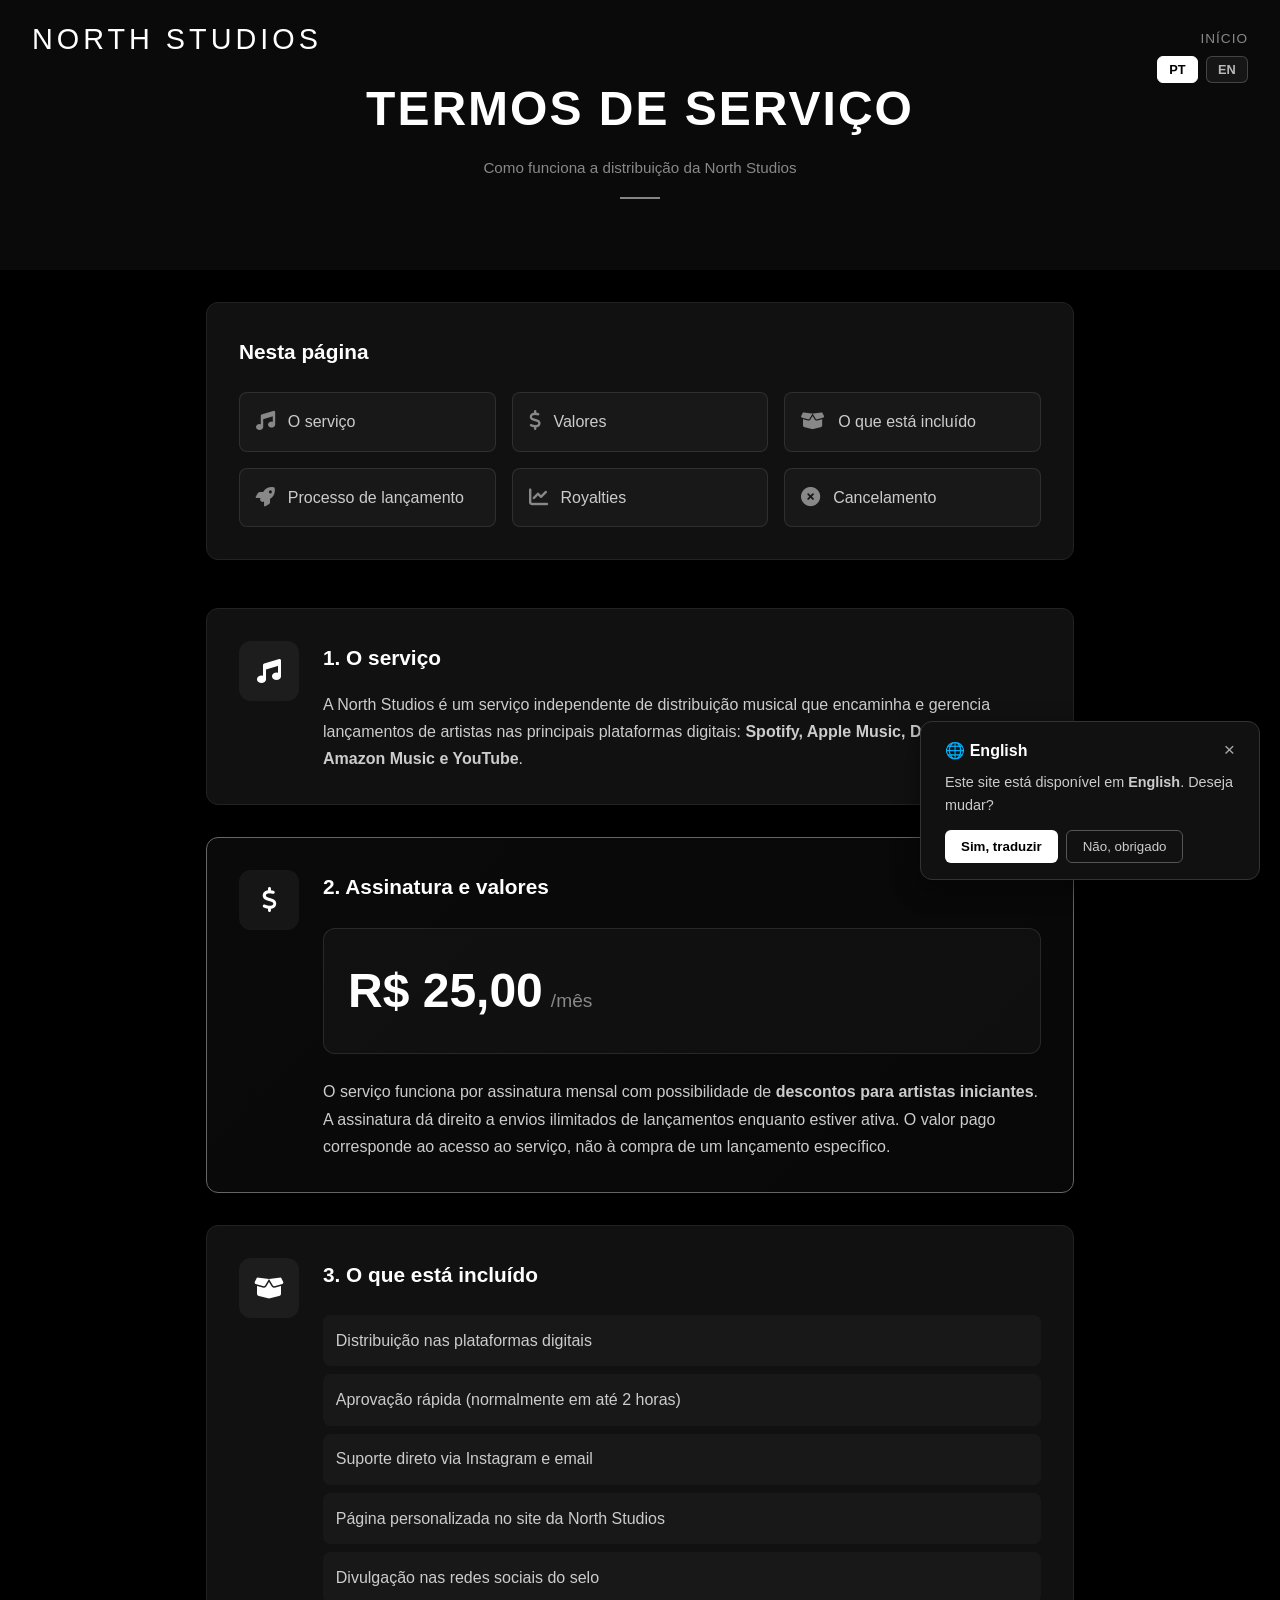
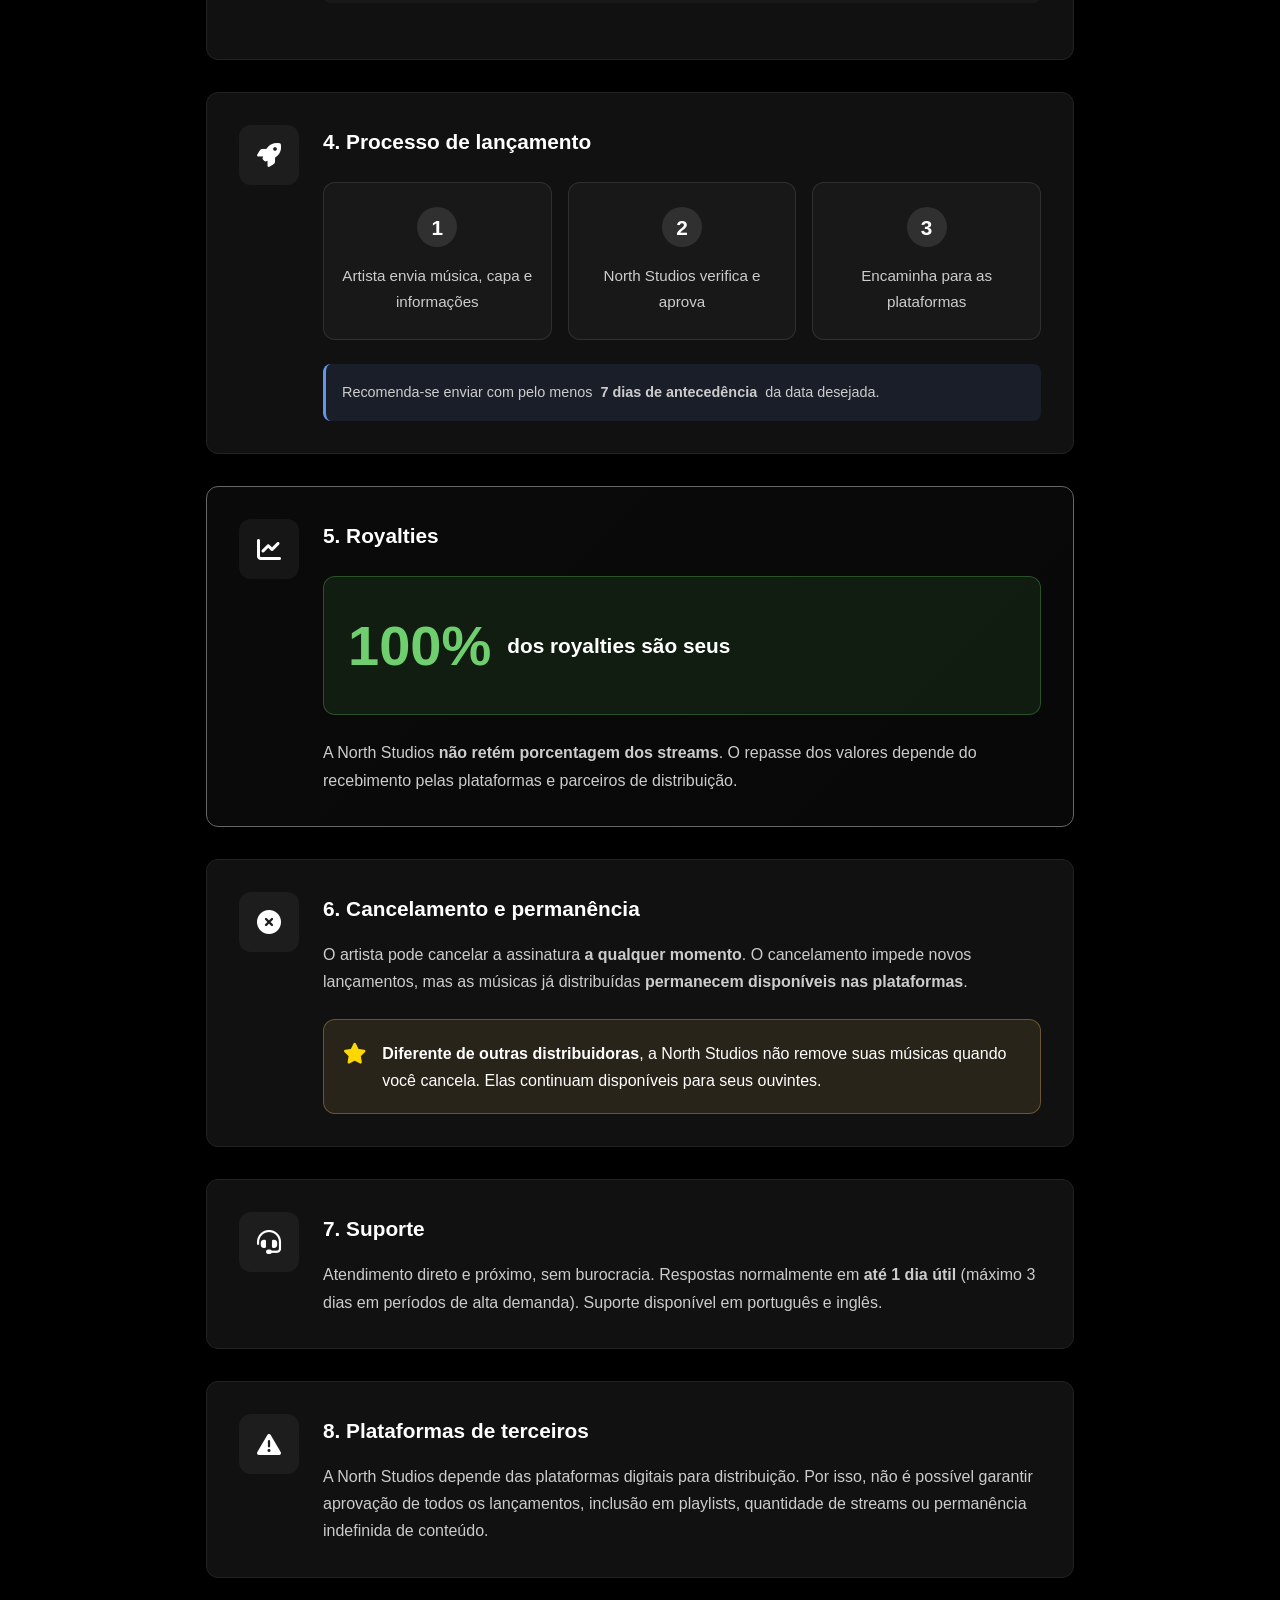
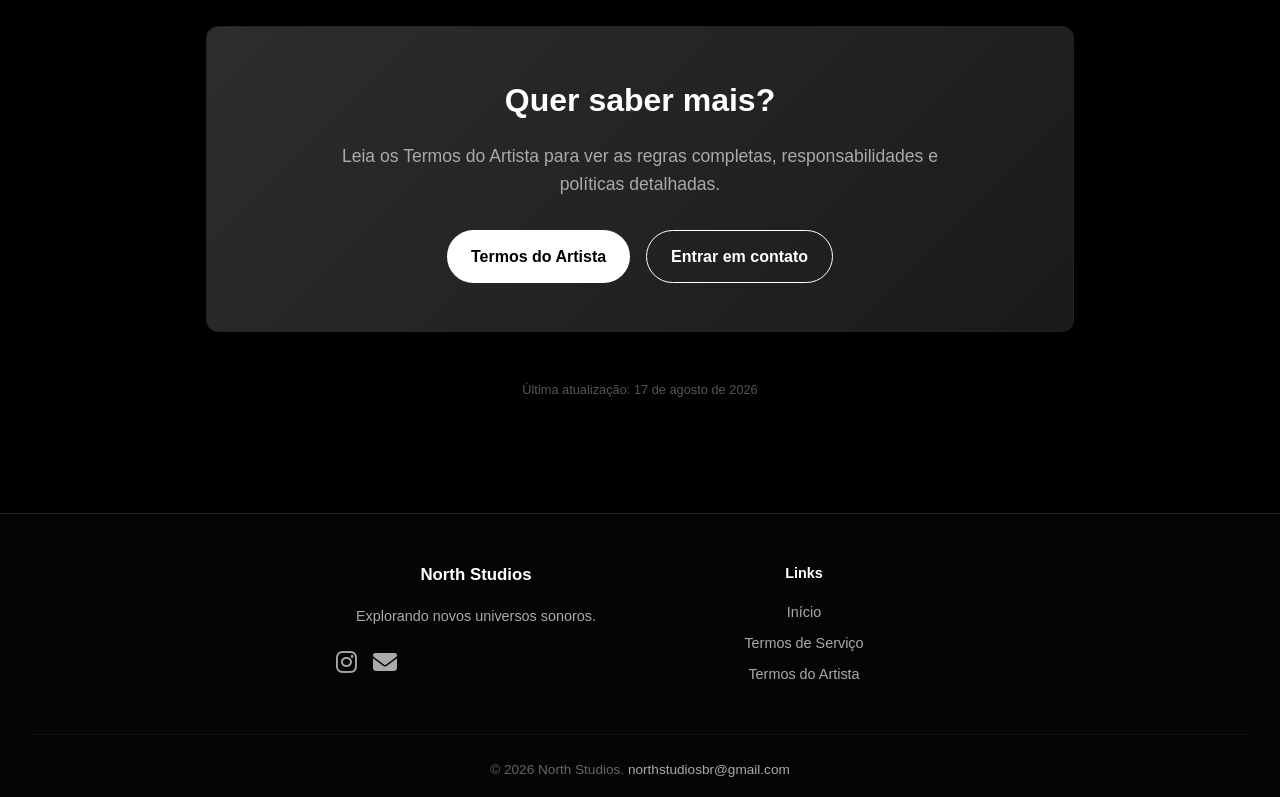
<file: termos-servico.html>
<!DOCTYPE html>
<html lang="pt-br">
<head>
    <meta charset="UTF-8">
    <meta name="viewport" content="width=device-width, initial-scale=1.0">

    <meta property="og:title" content="Termos de Serviço - North Studios">
    <meta property="og:description" content="Como funciona o serviço de distribuição musical da North Studios.">
    <meta property="og:url" content="https://northstudiosbr.qzz.io/termos-servico.html">
    <meta property="og:type" content="website">
    <link rel="apple-touch-icon" sizes="180x180" href="./favicon/northstudios/apple-touch-icon.png">
    <link rel="icon" type="image/png" sizes="32x32" href="./favicon/northstudios/favicon-32x32.png">
    <link rel="icon" type="image/png" sizes="16x16" href="./favicon/northstudios/favicon-16x16.png">

    <title>Termos de Serviço — North Studios</title>
    <link rel="stylesheet" href="style.css?v=10">
    <link rel="stylesheet" href="https://cdnjs.cloudflare.com/ajax/libs/font-awesome/6.4.0/css/all.min.css">
</head>
<body>

<div class="lang-switcher" id="langSwitcher">
    <button class="lang-btn" onclick="changeLanguage('pt-br')" id="btn-pt">PT</button>
    <button class="lang-btn" onclick="changeLanguage('en')" id="btn-en">EN</button>
</div>

<button id="backToTop" class="back-to-top" aria-label="Voltar ao topo">
    <i class="fas fa-rocket"></i>
</button>

<nav id="navbar" role="navigation" aria-label="Navegação principal">
    <div class="nav-logo">NORTH STUDIOS</div>
    <div class="nav-links" id="navLinks">
        <a href="index.html" class="nav-link" data-i18n="navHome">Início</a>
    </div>
    <button class="mobile-menu-btn" id="mobileMenuBtn" aria-label="Abrir menu">
        <i class="fas fa-bars"></i>
    </button>
</nav>

<header id="home" class="hero servico-hero">
    <div class="hero-content">
        <h1 class="logo" data-i18n="servicoTitle">TERMOS DE SERVIÇO</h1>
        <p class="hero-subtitle" data-i18n="servicoSubtitle">Como funciona a distribuição da North Studios</p>
    </div>
</header>

<main class="content servico-content">
    <!-- Índice Rápido -->
    <section class="servico-toc animate-on-scroll">
        <h2 data-i18n="servicoTocTitle">Nesta página</h2>
        <div class="toc-grid">
            <a href="#o-servico" class="toc-item">
                <i class="fas fa-music"></i>
                <span data-i18n="tocService">O serviço</span>
            </a>
            <a href="#valores" class="toc-item">
                <i class="fas fa-dollar-sign"></i>
                <span data-i18n="tocPricing">Valores</span>
            </a>
            <a href="#incluido" class="toc-item">
                <i class="fas fa-box-open"></i>
                <span data-i18n="tocIncluded">O que está incluído</span>
            </a>
            <a href="#processo" class="toc-item">
                <i class="fas fa-rocket"></i>
                <span data-i18n="tocProcess">Processo de lançamento</span>
            </a>
            <a href="#royalties" class="toc-item">
                <i class="fas fa-chart-line"></i>
                <span data-i18n="tocRoyalties">Royalties</span>
            </a>
            <a href="#cancelamento" class="toc-item">
                <i class="fas fa-times-circle"></i>
                <span data-i18n="tocCancel">Cancelamento</span>
            </a>
        </div>
    </section>

    <!-- Conteúdo Principal -->
    <section class="servico-section" id="o-servico">
        <div class="servico-card animate-on-scroll">
            <div class="card-icon">
                <i class="fas fa-music"></i>
            </div>
            <div class="card-content">
                <h3 data-i18n="servicoC1Title">1. O serviço</h3>
                <p data-i18n-html="servicoC1">A North Studios é um serviço independente de distribuição musical que encaminha e gerencia lançamentos de artistas nas principais plataformas digitais: <strong>Spotify, Apple Music, Deezer, Tidal, Amazon Music e YouTube</strong>.</p>
            </div>
        </div>
    </section>

    <section class="servico-section" id="valores">
        <div class="servico-card highlight animate-on-scroll">
            <div class="card-icon">
                <i class="fas fa-dollar-sign"></i>
            </div>
            <div class="card-content">
                <h3 data-i18n="servicoC2Title">2. Assinatura e valores</h3>
                <div class="price-highlight">
                    <span class="price" data-i18n="servicoPrice">R$ 25,00</span>
                    <span class="price-period" data-i18n="servicoPricePeriod">/mês</span>
                </div>
                <p data-i18n-html="servicoC2">O serviço funciona por assinatura mensal com possibilidade de <strong>descontos para artistas iniciantes</strong>. A assinatura dá direito a envios ilimitados de lançamentos enquanto estiver ativa. O valor pago corresponde ao acesso ao serviço, não à compra de um lançamento específico.</p>
            </div>
        </div>
    </section>

    <section class="servico-section" id="incluido">
        <div class="servico-card animate-on-scroll">
            <div class="card-icon">
                <i class="fas fa-box-open"></i>
            </div>
            <div class="card-content">
                <h3 data-i18n="servicoC3Title">3. O que está incluído</h3>
                <ul class="features-list">
                    <li data-i18n="feature1"><i class="fas fa-check"></i> Distribuição nas plataformas digitais</li>
                    <li data-i18n="feature2"><i class="fas fa-check"></i> Aprovação rápida (normalmente em até 2 horas)</li>
                    <li data-i18n="feature3"><i class="fas fa-check"></i> Suporte direto via Instagram e email</li>
                    <li data-i18n="feature4"><i class="fas fa-check"></i> Página personalizada no site da North Studios</li>
                    <li data-i18n="feature5"><i class="fas fa-check"></i> Divulgação nas redes sociais do selo</li>
                </ul>
            </div>
        </div>
    </section>

    <section class="servico-section" id="processo">
        <div class="servico-card animate-on-scroll">
            <div class="card-icon">
                <i class="fas fa-rocket"></i>
            </div>
            <div class="card-content">
                <h3 data-i18n="servicoC4Title">4. Processo de lançamento</h3>
                <div class="process-steps">
                    <div class="step">
                        <div class="step-number">1</div>
                        <p data-i18n="step1">Artista envia música, capa e informações</p>
                    </div>
                    <div class="step">
                        <div class="step-number">2</div>
                        <p data-i18n="step2">North Studios verifica e aprova</p>
                    </div>
                    <div class="step">
                        <div class="step-number">3</div>
                        <p data-i18n="step3">Encaminha para as plataformas</p>
                    </div>
                </div>
                <p class="note" data-i18n-html="servicoC4Note"><i class="fas fa-info-circle"></i> Recomenda-se enviar com pelo menos <strong>7 dias de antecedência</strong> da data desejada.</p>
            </div>
        </div>
    </section>

    <section class="servico-section" id="royalties">
        <div class="servico-card highlight animate-on-scroll">
            <div class="card-icon">
                <i class="fas fa-chart-line"></i>
            </div>
            <div class="card-content">
                <h3 data-i18n="servicoC5Title">5. Royalties</h3>
                <div class="royalty-highlight">
                    <span class="royalty-percent">100%</span>
                    <span class="royalty-text" data-i18n="servicoRoyaltyText">dos royalties são seus</span>
                </div>
                <p data-i18n-html="servicoC5">A North Studios <strong>não retém porcentagem dos streams</strong>. O repasse dos valores depende do recebimento pelas plataformas e parceiros de distribuição.</p>
            </div>
        </div>
    </section>

    <section class="servico-section" id="cancelamento">
        <div class="servico-card animate-on-scroll">
            <div class="card-icon">
                <i class="fas fa-times-circle"></i>
            </div>
            <div class="card-content">
                <h3 data-i18n="servicoC6Title">6. Cancelamento e permanência</h3>
                <p data-i18n-html="servicoC6">O artista pode cancelar a assinatura <strong>a qualquer momento</strong>. O cancelamento impede novos lançamentos, mas as músicas já distribuídas <strong>permanecem disponíveis nas plataformas</strong>.</p>
                <div class="highlight-box">
                    <i class="fas fa-star"></i>
                    <p data-i18n-html="servicoC7"><strong>Diferente de outras distribuidoras</strong>, a North Studios não remove suas músicas quando você cancela. Elas continuam disponíveis para seus ouvintes.</p>
                </div>
            </div>
        </div>
    </section>

    <section class="servico-section">
        <div class="servico-card animate-on-scroll">
            <div class="card-icon">
                <i class="fas fa-headset"></i>
            </div>
            <div class="card-content">
                <h3 data-i18n="servicoC8Title">7. Suporte</h3>
                <p data-i18n-html="servicoC8">Atendimento direto e próximo, sem burocracia. Respostas normalmente em <strong>até 1 dia útil</strong> (máximo 3 dias em períodos de alta demanda). Suporte disponível em português e inglês.</p>
            </div>
        </div>
    </section>

    <section class="servico-section">
        <div class="servico-card animate-on-scroll">
            <div class="card-icon">
                <i class="fas fa-exclamation-triangle"></i>
            </div>
            <div class="card-content">
                <h3 data-i18n="servicoC9Title">8. Plataformas de terceiros</h3>
                <p data-i18n-html="servicoC9">A North Studios depende das plataformas digitais para distribuição. Por isso, não é possível garantir aprovação de todos os lançamentos, inclusão em playlists, quantidade de streams ou permanência indefinida de conteúdo.</p>
            </div>
        </div>
    </section>

    <!-- Call to Action -->
    <section class="servico-cta animate-on-scroll">
        <div class="cta-content">
            <h2 data-i18n="servicoCtaTitle">Quer saber mais?</h2>
            <p data-i18n="servicoCtaText">Leia os Termos do Artista para ver as regras completas, responsabilidades e políticas detalhadas.</p>
            <div class="cta-buttons">
                <a href="termos-artista.html" class="btn btn-primary" data-i18n="servicoCtaBtn1">
                    <i class="fas fa-file-alt"></i> Termos do Artista
                </a>
                <a href="index.html#contato" class="btn btn-outline" data-i18n="servicoCtaBtn2">
                    <i class="fas fa-envelope"></i> Entrar em contato
                </a>
            </div>
        </div>
    </section>

    <p class="termos-update" data-i18n="servicoUpdate">Última atualização: 17 de agosto de 2026</p>
</main>

<footer class="footer">
    <div class="footer-content">
        <div class="footer-col">
            <h3>North Studios</h3>
            <p data-i18n="footerTagline">Explorando novos universos sonoros.<br>Selo: North Studios</p>
            <div class="social-links">
                <a href="https://instagram.com/northstudiosbr" target="_blank" aria-label="Instagram"><i class="fab fa-instagram"></i></a>
                <a href="mailto:northstudiosbr@gmail.com" aria-label="Email"><i class="fas fa-envelope"></i></a>
            </div>
        </div>
        <div class="footer-col">
            <h4 data-i18n="footerLinks">Links</h4>
            <ul>
                <li><a href="index.html" data-i18n="navHome">Início</a></li>
                <li><a href="termos-servico.html" data-i18n="footerServico">Termos de Serviço</a></li>
                <li><a href="termos-artista.html" data-i18n="footerArtista">Termos do Artista</a></li>
            </ul>
        </div>
    </div>
    <div class="footer-bottom">
        <p><span data-i18n="footerRights">© 2026 North Studios.</span> <a href="mailto:northstudiosbr@gmail.com">northstudiosbr@gmail.com</a></p>
    </div>
</footer>

<script src="lang/pt.js?v=16"></script>
<script src="lang/en.js?v=16"></script>
<script src="i18n.js"></script>
<script src="script.js?v=9"></script>
<script>
  (function() {
    const currentLang = localStorage.getItem('i18n_lang') || 'pt-br';
    const btnPT = document.getElementById('btn-pt');
    const btnEN = document.getElementById('btn-en');
    if (btnPT && btnEN) {
      btnPT.classList.toggle('active', currentLang === 'pt-br');
      btnEN.classList.toggle('active', currentLang === 'en');
    }
  })();
</script>
</body>
</html>
</file>
<file: style.css>
/* ===== RESET E VARIÁVEIS ===== */
* {
    margin: 0;
    padding: 0;
    box-sizing: border-box;
}

:root {
    --bg: #000000;
    --surface: #0a0a0a;
    --card-bg: #111111;
    --text: #ffffff;
    --text-secondary: #aaaaaa;
    --text-muted: #666666;
    --border: #222222;
    --border-hover: #555555;
    --accent: #ffffff;
    --accent-dim: #cccccc;
    --transition: 0.3s ease;
    --radius: 12px;
    --radius-lg: 20px;
}

html {
    scroll-behavior: smooth;
}

body {
    font-family: 'Segoe UI', Tahoma, Geneva, Verdana, sans-serif;
    background-color: var(--bg);
    color: var(--text);
    line-height: 1.6;
    overflow-x: hidden;
}

/* ===== BOTÃO VOLTAR AO TOPO ===== */
.back-to-top {
    position: fixed;
    bottom: 30px;
    right: 30px;
    width: 50px;
    height: 50px;
    border-radius: 50%;
    background: #fff;
    border: none;
    color: #000;
    font-size: 1.5rem;
    cursor: pointer;
    z-index: 99;
    opacity: 0;
    transform: translateY(100px);
    transition: opacity 0.3s, transform 0.3s;
    box-shadow: 0 4px 15px rgba(255, 255, 255, 0.2);
}
@media (max-width: 768px) {
    .back-to-top {
        bottom: 20px;
        right: 20px;
        width: 44px;
        height: 44px;
        font-size: 1.2rem;
    }
}
.back-to-top.visible {
    opacity: 1;
    transform: translateY(0);
}
.back-to-top:hover {
    animation: rocketFly 0.6s ease-in-out;
    background: #ddd;
}
@keyframes rocketFly {
    0% { transform: translateY(0); }
    50% { transform: translateY(-10px); }
    100% { transform: translateY(0); }
}

/* ===== NAVEGAÇÃO RENOVADA ===== */
nav {
    position: fixed;
    top: 0;
    left: 0;
    width: 100%;
    padding: 1rem 2rem;
    display: flex;
    justify-content: space-between;
    align-items: center;
    z-index: 1000;
    transition: background 0.3s, box-shadow 0.3s;
}
nav.scrolled {
    background: rgba(0, 0, 0, 0.95);
    backdrop-filter: blur(10px);
    box-shadow: 0 2px 20px rgba(0, 0, 0, 0.3);
    border-bottom: 1px solid rgba(255, 255, 255, 0.05);
}
.nav-logo {
    font-family: 'Bebas Neue', sans-serif;
    font-size: 1.8rem;
    font-weight: 400;
    letter-spacing: 4px;
    color: #fff;
    transition: opacity 0.3s;
}
.nav-logo:hover {
    opacity: 0.8;
}
.nav-links {
    display: flex;
    gap: 1.5rem;
    align-items: center;
}
.nav-link {
    color: #888;
    text-decoration: none;
    font-size: 0.85rem;
    font-weight: 500;
    letter-spacing: 1px;
    text-transform: uppercase;
    position: relative;
    padding: 0.3rem 0;
    transition: color 0.3s;
}
.nav-link::after {
    content: '';
    position: absolute;
    bottom: -2px;
    left: 0;
    width: 0;
    height: 1px;
    background: #fff;
    transition: width 0.3s;
}
.nav-link:hover {
    color: #fff;
}
.nav-link:hover::after {
    width: 100%;
}
.mobile-menu-btn {
    display: none;
    background: rgba(255, 255, 255, 0.05);
    border: 1px solid rgba(255, 255, 255, 0.1);
    color: #fff;
    width: 40px;
    height: 40px;
    border-radius: 8px;
    font-size: 1.2rem;
    cursor: pointer;
    transition: background 0.3s;
}
.mobile-menu-btn:hover {
    background: rgba(255, 255, 255, 0.1);
}
@media (max-width: 768px) {
    .nav-links {
        display: none;
        flex-direction: column;
        position: absolute;
        top: 100%;
        left: 0;
        width: 100%;
        background: rgba(0, 0, 0, 0.98);
        backdrop-filter: blur(10px);
        padding: 1rem;
        border-bottom: 1px solid #222;
        gap: 0.3rem;
    }
    .nav-links.active {
        display: flex;
    }
    .nav-link {
        font-size: 1rem;
        padding: 0.8rem 1rem;
        border-radius: 8px;
        letter-spacing: 0;
    }
    .nav-link:hover {
        background: rgba(255, 255, 255, 0.03);
    }
    .mobile-menu-btn {
        display: flex;
        align-items: center;
        justify-content: center;
    }
}

/* ===== HEADER / HERO ===== */
.hero {
    height: 100vh;
    display: flex;
    align-items: center;
    justify-content: center;
    background: #000;
    position: relative;
    overflow: hidden;
}
.hero-content {
    text-align: center;
    z-index: 2;
}
.hero-content::after {
    content: '';
    display: block;
    width: 40px;
    height: 2px;
    background: #fff;
    margin: 1rem auto 0;
    opacity: 0.5;
    animation: expandLine 2s ease-in-out infinite;
}
@keyframes expandLine {
    0%, 100% { width: 40px; }
    50% { width: 80px; }
}
.logo {
    font-size: clamp(4rem, 15vw, 8rem);
    font-weight: 900;
    letter-spacing: 10px;
    color: #fff;
    margin-bottom: 1rem;
    animation: pulseLogo 3s infinite alternate;
}
@keyframes pulseLogo {
    0% { transform: scale(1); opacity: 1; }
    100% { transform: scale(1.05); opacity: 0.9; }
}
.tagline {
    font-size: 1.5rem;
    font-weight: 300;
    opacity: 0.7;
    min-height: 2em;
    color: var(--text-secondary);
}
.tagline::after {
    content: '|';
    animation: blink 1s step-end infinite;
    color: #fff;
}
@keyframes blink { 50% { opacity: 0; } }

/* ============================================
   ORANGE ISLE – Tema Laranja Suave
   ============================================ */
.orange-hero {
    background: radial-gradient(ellipse at 50% 40%, #1a1008 0%, #000000 70%);
    position: relative;
}
.orange-hero::before {
    content: '';
    position: absolute;
    inset: 0;
    background: radial-gradient(circle at 50% 50%, rgba(255, 140, 0, 0.06) 0%, transparent 70%);
    pointer-events: none;
}
.orange-hero .logo {
    font-size: clamp(3rem, 12vw, 6rem);
    letter-spacing: 6px;
}

/* ============================================
   SOLTRYX – Tema com Brilho Central Branco
   ============================================ */
.soltryx-hero {
    background: radial-gradient(ellipse at 50% 40%, #0d0d0d 0%, #000000 70%);
    position: relative;
}
.soltryx-hero::before {
    content: '';
    position: absolute;
    inset: 0;
    background: radial-gradient(circle at 50% 50%, rgba(255, 255, 255, 0.04) 0%, transparent 70%);
    pointer-events: none;
}
.soltryx-hero .logo {
    font-size: clamp(3rem, 12vw, 6rem);
    letter-spacing: 6px;
}

/* ============================================
   DISK – Tema Azul Oficial (#3B58B6)
   ============================================ */
.disk-hero {
    background: radial-gradient(ellipse at 50% 40%, #0a0e1a 0%, #000000 70%);
    position: relative;
}
.disk-hero::before {
    content: '';
    position: absolute;
    inset: 0;
    background: radial-gradient(circle at 50% 50%, rgba(59, 88, 182, 0.06) 0%, transparent 70%);
    pointer-events: none;
}
.disk-hero .logo {
    font-size: clamp(3rem, 12vw, 6rem);
    letter-spacing: 6px;
}
.disk-main {
    background: linear-gradient(to bottom, #080a10 0%, #000000 30%);
    margin-top: 0;
    padding-top: 3rem;
}

/* ===== SEÇÕES GERAIS ===== */
.section {
    max-width: 1200px;
    margin: 5rem auto;
    padding: 0 1.5rem;
}
.section-title {
    font-size: 2.5rem;
    margin-bottom: 3rem;
    text-align: center;
    position: relative;
    color: #fff;
}
.section-title::after {
    content: '';
    display: block;
    width: 60px;
    height: 1px;
    background: #fff;
    margin: 0.5rem auto 0;
}

/* ===== LANÇAMENTO RECENTE ===== */
.release-card {
    display: flex;
    gap: 2rem;
    background: var(--card-bg);
    border-radius: var(--radius-lg);
    overflow: hidden;
    padding: 2rem;
    border: 1px solid var(--border);
    transition: transform 0.3s, border-color 0.3s;
    flex-wrap: wrap;
}
.release-card:hover {
    transform: translateY(-5px);
    border-color: var(--border-hover);
}
.release-cover {
    flex: 1 1 300px;
    position: relative;
    border-radius: var(--radius);
    overflow: hidden;
}
.release-cover iframe {
    width: 100%;
    height: 352px;
    border-radius: var(--radius);
}
.release-info {
    flex: 1 1 300px;
    display: flex;
    flex-direction: column;
    justify-content: center;
}
.release-title { font-size: 2rem; margin-bottom: 0.5rem; }
.release-date { color: var(--text-secondary); margin-bottom: 1rem; }
.release-desc { margin-bottom: 1.5rem; color: var(--text-secondary); }
.release-links { display: flex; gap: 1rem; flex-wrap: wrap; }

/* ===== BOTÕES ===== */
.btn {
    display: inline-flex;
    align-items: center;
    gap: 0.5rem;
    padding: 0.8rem 1.5rem;
    border-radius: 50px;
    text-decoration: none;
    font-weight: 600;
    transition: 0.3s;
    cursor: pointer;
    border: none;
}
.btn-primary {
    background: #fff;
    color: #000;
}
.btn-primary:hover {
    background: #ddd;
    transform: translateY(-2px);
}
.btn-outline {
    border: 1px solid #fff;
    color: #fff;
}
.btn-outline:hover {
    background: #fff;
    color: #000;
}
.btn-small {
    padding: 0.5rem 1rem;
    font-size: 0.85rem;
    border: 1px solid #fff;
    color: #fff;
    background: transparent;
}
.btn-small:hover {
    background: #fff;
    color: #000;
}

/* ===== DISCOGRAFIA / TIMELINE ===== */
.timeline {
    display: grid;
    grid-template-columns: 80px 1fr;  /* ano fixo, card flexível */
    gap: 3rem 2rem;                  /* vertical 3rem, horizontal 2rem */
    position: relative;
}
.timeline::before {
    content: '';
    position: absolute;
    left: 20px;          /* alinhado com a coluna do ano */
    top: 0;
    bottom: 0;
    width: 1px;
    background: #333;
    z-index: 0;
}
.timeline-item {
    display: contents;   /* remove o wrapper, itens viram grid-items */
}
.timeline-year {
    font-size: 2rem;
    font-weight: 900;
    color: #fff;
    text-align: right;
}
.timeline-card {
    background: var(--card-bg);
    border: 1px solid var(--border);
    border-radius: var(--radius);
    display: flex;
    gap: 1rem;
    padding: 1rem;
    transition: transform 0.1s ease-out, box-shadow 0.3s, border-color 0.3s;
    cursor: default;
    height: 100%;        /* ocupa toda a altura da linha da grid */
    box-sizing: border-box;
}
.timeline-card:hover {
    border-color: #555;
    box-shadow: 0 10px 25px rgba(0, 0, 0, 0.5);
}
.timeline-card img {
    width: 100px;
    height: 100px;
    border-radius: 8px;
    object-fit: cover;
}
.timeline-card-info h4 { margin-bottom: 0.3rem; }
.timeline-card-info p { color: var(--text-secondary); margin-bottom: 0.8rem; font-size: 0.9rem; }

/* ===== SOBRE ===== */
.about-container {
    display: flex;
    gap: 3rem;
    align-items: center;
    flex-wrap: wrap;
    background: var(--card-bg);
    border: 1px solid var(--border);
    border-radius: var(--radius-lg);
    padding: 2rem;
    overflow: hidden;
}
.about-photo img {
    width: 250px;
    border-radius: 50%;
    border: 2px solid #333;
}
.about-text {
    word-wrap: break-word;
    overflow-wrap: break-word;
    max-width: 100%;
}
.about-text p {
    margin-bottom: 1rem;
    color: var(--text-secondary);
    word-wrap: break-word;
    overflow-wrap: break-word;
}
.about-stats {
    display: flex;
    gap: 2rem;
    margin-top: 2rem;
    text-align: center;
}
.about-stats span {
    display: block;
    font-size: 2rem;
    font-weight: bold;
    color: #fff;
}

/* ===== CONTATO ===== */
.contact-form {
    max-width: 600px;
    margin: 0 auto;
    display: flex;
    flex-direction: column;
    gap: 1rem;
}
.form-group label {
    display: block;
    margin-bottom: 0.3rem;
    font-weight: 500;
    color: #fff;
}
.form-group input,
.form-group textarea {
    width: 100%;
    padding: 0.8rem;
    border-radius: 8px;
    border: 1px solid #333;
    background: #0a0a0a;
    color: #fff;
    transition: border-color 0.3s;
}
.form-group input:focus,
.form-group textarea:focus {
    border-color: #fff;
    outline: none;
}

/* ===== FOOTER ===== */
.footer {
    background: #050505;
    padding: 3rem 2rem 1rem;
    margin-top: 4rem;
    border-top: 1px solid #222;
}
.footer-content {
    max-width: 700px;
    margin: 0 auto;
    display: flex;
    gap: 3rem;
    flex-wrap: wrap;
    justify-content: center;
}
.footer-col {
    flex: 1;
    min-width: 200px;
    max-width: 280px;
}
.footer-col h3, .footer-col h4 { margin-bottom: 1rem; color: #fff; }
.footer-col p { color: var(--text-secondary); }
.social-links {
    display: flex;
    gap: 1rem;
    margin-top: 1rem;
}
.social-links a {
    color: var(--text-secondary);
    font-size: 1.5rem;
    transition: color 0.3s;
}
.social-links a:hover { color: #fff; }
.footer-col ul { list-style: none; }
.footer-col ul li { margin-bottom: 0.5rem; }
.footer-col ul li a { color: var(--text-secondary); text-decoration: none; transition: color 0.3s; }
.footer-col ul li a:hover { color: #fff; }
.footer-bottom {
    width: 100%;
    max-width: 100%;
    text-align: center;
    margin-top: 2.5rem;
    padding-top: 1.5rem;
    border-top: 1px solid #111;
    color: var(--text-muted);
    font-size: 0.85rem;
}
.footer-bottom a {
    color: var(--text-secondary);
}

/* ===== UTILITÁRIOS ===== */
.animate-on-scroll {
    opacity: 0;
    transform: translateY(30px);
    transition: opacity 0.6s ease-out, transform 0.6s ease-out;
}
.animate-on-scroll.visible {
    opacity: 1;
    transform: translateY(0);
}

/* ===== SELETOR DE IDIOMA ===== */
.lang-switcher {
    position: fixed;
    top: 3.5rem;
    right: 2rem;
    z-index: 1001;
    display: flex;
    gap: 0.5rem;
}
.lang-btn {
    background: rgba(255, 255, 255, 0.05);
    border: 1px solid rgba(255, 255, 255, 0.2);
    color: rgba(255, 255, 255, 0.7);
    padding: 0.3rem 0.7rem;
    border-radius: 6px;
    font-size: 0.8rem;
    font-weight: 600;
    cursor: pointer;
    transition: all 0.2s;
    text-transform: uppercase;
}
.lang-btn:hover {
    background: rgba(255, 255, 255, 0.15);
    color: #fff;
    border-color: #fff;
}
.lang-btn.active {
    background: #fff;
    color: #000;
    border-color: #fff;
}

/* ===== BADGES ===== */
.badge-latest {
    display: inline-block;
    background-color: #fff;
    color: #000;
    padding: 0.2rem 0.8rem;
    border-radius: 20px;
    font-size: 0.75rem;
    font-weight: 700;
    text-transform: uppercase;
    letter-spacing: 1px;
    margin-left: 0.8rem;
    vertical-align: middle;
}
.badge-latest.coming-soon {
    background: transparent;
    border: 1px dashed #aaa;
    color: #aaa;
    animation: softPulse 2s infinite;
}
@keyframes softPulse {
    0% { opacity: 0.7; }
    50% { opacity: 1; }
    100% { opacity: 0.7; }
}

/* ===== CONTADOR REGRESSIVO ===== */
.release-date-row {
    display: flex;
    align-items: center;
    gap: 0.8rem;
    flex-wrap: wrap;
    margin-bottom: 0.5rem;
}
.countdown-inline {
    display: inline-flex;
    align-items: center;
    gap: 0.3rem;
    color: #ddd;
    font-weight: 700;
    font-size: 0.9rem;
}
.countdown-icon {
    font-size: 0.9rem;
    color: #aaa;
    animation: softPulse 2s infinite;
}

/* ===== PLATAFORMAS ===== */
.platform-links {
    display: flex;
    flex-wrap: wrap;
    gap: 0.5rem;
    margin-top: 0.8rem;
}
.platform-btn {
    border: 1px solid #555;
    color: #ddd;
    background: rgba(255, 255, 255, 0.03);
}
.platform-btn:hover {
    border-color: #fff;
    color: #fff;
    background: rgba(255, 255, 255, 0.1);
}

/* ===== RESPONSIVO ===== */
@media (max-width: 600px) {
    .timeline-item { flex-direction: column; }
    .timeline-year { text-align: left; }
    .about-container {
        flex-direction: column;
        padding: 1.5rem;
    }
    .about-photo img { width: 150px; }
    .about-stats { flex-direction: column; gap: 1rem; }
    .release-cover iframe { height: 250px; }
    .footer-content { flex-direction: column; text-align: center; gap: 2rem; }
    .footer-col { flex: 1 1 auto; }
    .logo { font-size: clamp(2.5rem, 10vw, 4rem) !important; }
    .tagline { font-size: 1rem; }
    .timeline-card { flex-direction: column; align-items: center; text-align: center; padding: 1rem; }
    .timeline-card img { width: 80px; height: 80px; }
    .timeline-year { font-size: 1.5rem; min-width: 50px; }
    .platform-links { justify-content: center; }
    .contact-form { padding: 0 1rem; }
    .form-group input,
    .form-group textarea { font-size: 16px; }
    .featured-content {
        flex-direction: column;
        text-align: center;
    }
    .featured-cover {
        flex: 0 0 auto;
        max-width: 200px;
        margin: 0 auto 1rem; /* centraliza a capa */
    }
    .featured-info {
        text-align: center;
    }
    .featured-info h2 {
        font-size: 2.5rem; /* um pouco menor no mobile */
    }
}

/* ===== ÍCONE TIDAL ===== */
.tidal-icon {
  width: 13px;
  height: 13px;
  fill: currentColor;
  flex-shrink: 0;
}

/* ===== LOADING STATES / SKELETON ===== */
@keyframes shimmer {
  0%   { background-position: 200% 0; }
  100% { background-position: -200% 0; }
}

.timeline-card img,
.about-photo img,
.featured-cover img,
.release-cover {
  background: linear-gradient(90deg,
      rgba(255,255,255,0.05) 25%,
      rgba(255,255,255,0.12) 50%,
      rgba(255,255,255,0.05) 75%);
  background-size: 200% 100%;
  animation: shimmer 1.3s linear infinite;
}

.timeline-card img,
.about-photo img,
.featured-cover img {
  opacity: 0;
  transition: opacity 0.5s ease;
}

img.img-loaded {
  opacity: 1;
  animation: none;
  background: none;
}

.release-cover { position: relative; border-radius: 12px; }
.release-cover iframe { position: relative; border-radius: 12px; }

/* ===== BOTÕES DE PLATAFORMA NO CELULAR (LADO A LADO) ===== */
@media (max-width: 600px) {
  .platform-links,
  .release-links {
    display: grid;
    grid-template-columns: repeat(2, 1fr);
    gap: 0.5rem;
    width: 100%;
  }

  .platform-links a,
  .release-links a {
    width: 100%;
    display: inline-flex;
    align-items: center;
    justify-content: center;
    gap: 0.45rem;
    padding: 0.55rem 0.4rem;
    font-size: 0.8rem;
    white-space: nowrap;
    box-sizing: border-box;
  }

  /* botão ímpar sozinho na última linha ocupa tudo */
  .platform-links a:last-child:nth-child(odd),
  .release-links a:last-child:nth-child(odd) {
    grid-column: 1 / -1;
  }
}

/* ===== TIMELINE LARGA NO CELULAR ===== */
@media (max-width: 600px) {
  .timeline {
    display: block;
  }

  .timeline-item {
    display: block;
    margin-bottom: 2.2rem;
  }
  .timeline-item:last-child {
    margin-bottom: 0;
  }

  /* ano vira etiqueta acima do card */
  .timeline-year {
    text-align: left;
    font-size: 1.4rem;
    margin-bottom: 0.8rem;
  }

  /* card usa a largura inteira da tela */
  .timeline-card {
    width: 100%;
    height: auto;
  }
}

/* ===== PÁGINA DE TERMOS DE SERVIÇO ===== */
.servico-hero {
    min-height: 40vh;
    display: flex;
    align-items: center;
    justify-content: center;
    background: linear-gradient(135deg, #1a1a1a 0%, #2d2d2d 100%);
}

.hero-subtitle {
    font-size: 1.2rem;
    color: #aaa;
    margin-top: 1rem;
    font-weight: 300;
}

.servico-content {
    max-width: 900px;
    margin: 0 auto;
    padding: 2rem 1rem;
}

/* Índice Rápido */
.servico-toc {
    background: var(--card-bg);
    border: 1px solid var(--border);
    border-radius: var(--radius);
    padding: 2rem;
    margin-bottom: 3rem;
}

.servico-toc h2 {
    font-size: 1.3rem;
    margin-bottom: 1.5rem;
    color: #fff;
}

.toc-grid {
    display: grid;
    grid-template-columns: repeat(auto-fit, minmax(200px, 1fr));
    gap: 1rem;
}

.toc-item {
    display: flex;
    align-items: center;
    gap: 0.8rem;
    padding: 1rem;
    background: rgba(255,255,255,0.03);
    border: 1px solid rgba(255,255,255,0.1);
    border-radius: 8px;
    text-decoration: none;
    color: #ccc;
    transition: all 0.3s;
}

.toc-item:hover {
    background: rgba(255,255,255,0.08);
    border-color: rgba(255,255,255,0.2);
    color: #fff;
    transform: translateY(-2px);
}

.toc-item i {
    font-size: 1.2rem;
    color: #888;
}

/* Cards de Serviço */
.servico-section {
    margin-bottom: 2rem;
}

.servico-card {
    display: flex;
    gap: 1.5rem;
    background: var(--card-bg);
    border: 1px solid var(--border);
    border-radius: var(--radius);
    padding: 2rem;
    transition: all 0.3s;
}

.servico-card:hover {
    border-color: #555;
    box-shadow: 0 8px 20px rgba(0,0,0,0.3);
}

.servico-card.highlight {
    background: linear-gradient(135deg, rgba(100,100,100,0.1) 0%, rgba(150,150,150,0.05) 100%);
    border-color: #666;
}

.card-icon {
    flex-shrink: 0;
    width: 60px;
    height: 60px;
    display: flex;
    align-items: center;
    justify-content: center;
    background: rgba(255,255,255,0.05);
    border-radius: 12px;
    font-size: 1.5rem;
    color: #fff;
}

.card-content {
    flex: 1;
}

.card-content h3 {
    font-size: 1.3rem;
    margin-bottom: 1rem;
    color: #fff;
}

.card-content p {
    line-height: 1.7;
    color: #ccc;
    margin-bottom: 1rem;
}

.card-content p:last-child {
    margin-bottom: 0;
}

/* Preço em destaque */
.price-highlight {
    display: flex;
    align-items: baseline;
    gap: 0.5rem;
    margin: 1.5rem 0;
    padding: 1.5rem;
    background: rgba(255,255,255,0.03);
    border-radius: 12px;
    border: 1px solid rgba(255,255,255,0.1);
}

.price {
    font-size: 3rem;
    font-weight: 900;
    color: #fff;
}

.price-period {
    font-size: 1.2rem;
    color: #888;
}

/* Royalties em destaque */
.royalty-highlight {
    display: flex;
    align-items: center;
    gap: 1rem;
    margin: 1.5rem 0;
    padding: 1.5rem;
    background: rgba(100,200,100,0.1);
    border-radius: 12px;
    border: 1px solid rgba(100,200,100,0.3);
}

.royalty-percent {
    font-size: 3.5rem;
    font-weight: 900;
    color: #6fcf6f;
}

.royalty-text {
    font-size: 1.3rem;
    color: #fff;
    font-weight: 600;
}

/* Lista de features */
.features-list {
    list-style: none;
    padding: 0;
    margin: 1.5rem 0;
}

.features-list li {
    display: flex;
    align-items: center;
    gap: 0.8rem;
    padding: 0.8rem;
    margin-bottom: 0.5rem;
    background: rgba(255,255,255,0.03);
    border-radius: 8px;
    color: #ccc;
}

.features-list i {
    color: #6fcf6f;
    font-size: 1.1rem;
}

/* Processo em steps */
.process-steps {
    display: grid;
    grid-template-columns: repeat(auto-fit, minmax(150px, 1fr));
    gap: 1rem;
    margin: 1.5rem 0;
}

.step {
    text-align: center;
    padding: 1.5rem 1rem;
    background: rgba(255,255,255,0.03);
    border-radius: 12px;
    border: 1px solid rgba(255,255,255,0.1);
}

.step-number {
    width: 40px;
    height: 40px;
    display: flex;
    align-items: center;
    justify-content: center;
    margin: 0 auto 1rem;
    background: rgba(255,255,255,0.1);
    border-radius: 50%;
    font-size: 1.3rem;
    font-weight: 700;
    color: #fff;
}

.step p {
    margin: 0;
    font-size: 0.95rem;
    color: #ccc;
}

/* Nota informativa */
.note {
    display: flex;
    align-items: center;
    gap: 0.5rem;
    padding: 1rem;
    background: rgba(100,150,255,0.1);
    border-left: 3px solid #6495ed;
    border-radius: 8px;
    margin-top: 1rem;
    font-size: 0.9rem;
    color: #b0c4de;
}

/* Highlight box */
.highlight-box {
    display: flex;
    gap: 1rem;
    padding: 1.2rem;
    background: rgba(255,200,100,0.1);
    border: 1px solid rgba(255,200,100,0.3);
    border-radius: 12px;
    margin-top: 1.5rem;
}

.highlight-box i {
    color: #ffd700;
    font-size: 1.3rem;
    flex-shrink: 0;
    margin-top: 0.2rem;
}

.highlight-box p {
    margin: 0;
    color: #fff;
}

/* Call to Action */
.servico-cta {
    background: linear-gradient(135deg, #2d2d2d 0%, #1a1a1a 100%);
    border: 1px solid var(--border);
    border-radius: var(--radius);
    padding: 3rem 2rem;
    text-align: center;
    margin: 3rem 0 2rem;
}

.cta-content h2 {
    font-size: 2rem;
    margin-bottom: 1rem;
    color: #fff;
}

.cta-content p {
    font-size: 1.1rem;
    color: #aaa;
    margin-bottom: 2rem;
    max-width: 600px;
    margin-left: auto;
    margin-right: auto;
}

.cta-buttons {
    display: flex;
    gap: 1rem;
    justify-content: center;
    flex-wrap: wrap;
}

.termos-update {
    text-align: center;
    font-size: 0.85rem;
    color: #666;
    margin-top: 2rem;
}

/* Responsivo */
@media (max-width: 600px) {
    .servico-card {
        flex-direction: column;
        padding: 1.5rem;
    }
    
    .card-icon {
        width: 50px;
        height: 50px;
        font-size: 1.2rem;
    }
    
    .price {
        font-size: 2.5rem;
    }
    
    .royalty-percent {
        font-size: 2.8rem;
    }
    
    .cta-buttons {
        flex-direction: column;
    }
    
    .cta-buttons .btn {
        width: 100%;
    }
    
    .toc-grid {
        grid-template-columns: 1fr;
    }
    
    .process-steps {
        grid-template-columns: 1fr;
    }
}

/* ===== TERMOS DO ARTISTA ===== */
.artista-hero {
  min-height: 40vh;
  display: flex;
  align-items: center;
  justify-content: center;
  background: linear-gradient(135deg, #141414 0%, #262626 60%, #1a1a1a 100%);
}

.termos-box {
  background: transparent !important;
  border: none !important;
  padding: 0 !important;
  max-width: 860px;
  margin: 0 auto;
  display: flex;
  flex-direction: column;
  gap: 1.2rem;
}

.termos-box p {
  background-color: #1a1a1a !important;
  color: #e0e0e0 !important;
  border: 2px solid #444 !important;
  border-left: 4px solid #888 !important;
  border-radius: 12px !important;
  padding: 2rem !important;
  margin: 1rem 0 !important;
  font-size: 16px !important;
  line-height: 1.8 !important;
  display: block !important;
  visibility: visible !important;
  opacity: 1 !important;
  position: relative !important;
}

.termos-box p:hover {
  border-left-color: #fff !important;
  box-shadow: 0 8px 20px rgba(0,0,0,0.4);
  transform: translateY(-2px);
}

.termos-box p strong {
  color: #ffffff !important;
  font-size: 1.1rem;
  display: block;
  margin-bottom: 0.8rem;
  letter-spacing: 0.5px;
  font-weight: 700;
}

.termos-box ul {
  margin: 1rem 0 0.5rem 1.5rem !important;
  padding: 0 !important;
  color: #d0d0d0 !important;
  display: block !important;
}

.termos-box li {
  margin-bottom: 0.6rem;
  padding-left: 0.5rem;
  list-style-type: disc;
  color: #d0d0d0 !important;
  display: list-item !important;
}

.termos-box li::marker {
  color: #888;
}

.termos-box a {
  color: #fff !important;
  text-decoration: underline;
}

.termos-update {
  text-align: center;
  font-size: 0.85rem;
  color: #666;
  margin-top: 3rem;
  margin-bottom: 1rem;
}

.termos-sign {
  text-align: center;
  font-size: 0.9rem;
  color: #888;
  line-height: 1.6;
  margin-bottom: 2rem;
}

.termos-sign a {
  color: #aaa;
  text-decoration: none;
}

.termos-sign a:hover {
  color: #fff;
}

@media (max-width: 600px) {
  .termos-box p {
    padding: 1.4rem 1.2rem !important;
  }
  .termos-box p strong {
    font-size: 1rem;
  }
}

@media print {
  body { background: #fff; color: #000; }
  .termos-box p { background: #fff !important; border: 1px solid #ddd !important; border-left: 4px solid #000 !important; color: #000 !important; break-inside: avoid; }
  .termos-box p strong { color: #000 !important; }
  nav, footer, .lang-switcher, .back-to-top, .hero { display: none; }
}

/* Desativa o animate-on-scroll na página de termos do artista */
.termos-box.animate-on-scroll {
  opacity: 1 !important;
  transform: none !important;
  transition: none !important;
}

.termos-box p {
  opacity: 1 !important;
  transform: none !important;
  transition: border-color .3s, transform .2s, box-shadow .3s !important;
}

/* ===== TERMOS DO ARTISTA E SERVIÇO ===== */

/* Hero menor e mais discreto */
.artista-hero,
.servico-hero {
  min-height: 25vh !important;
  max-height: 30vh !important;
  display: flex !important;
  align-items: center !important;
  justify-content: center !important;
  background: #0a0a0a !important;
  padding: 2rem 1rem !important;
}

.artista-hero .logo,
.servico-hero .logo {
  font-size: clamp(1.8rem, 5vw, 3rem) !important;
  font-weight: 700 !important;
  letter-spacing: 2px !important;
  text-transform: uppercase !important;
  color: #fff !important;
  margin-bottom: 0.5rem !important;
}

.hero-subtitle {
  font-size: 0.95rem !important;
  color: #888 !important;
  font-weight: 300 !important;
  margin-top: 0.5rem !important;
}

/* Container dos termos */
.termos-box {
  background: transparent !important;
  border: none !important;
  padding: 0 !important;
  max-width: 900px !important;
  margin: 3rem auto !important;
  display: flex !important;
  flex-direction: column !important;
  gap: 1rem !important;
  opacity: 1 !important;
  transform: none !important;
}

/* Cards individuais */
.termos-box > * {
  background: #111 !important;
  border: 1px solid #2a2a2a !important;
  border-left: 3px solid #444 !important;
  border-radius: 8px !important;
  padding: 1.5rem !important;
  margin: 0 !important;
  font-size: 0.95rem !important;
  line-height: 1.7 !important;
  color: #ccc !important;
  display: block !important;
  visibility: visible !important;
  opacity: 1 !important;
  transform: none !important;
  transition: border-left-color 0.3s, box-shadow 0.3s !important;
}

.termos-box > *:hover {
  border-left-color: #fff !important;
  box-shadow: 0 4px 12px rgba(0,0,0,0.5) !important;
}

/* Títulos dos cards */
.termos-box > * strong {
  color: #fff !important;
  font-size: 1.05rem !important;
  display: block !important;
  margin-bottom: 0.8rem !important;
  font-weight: 700 !important;
  letter-spacing: 0.3px !important;
}

/* Listas dentro dos cards */
.termos-box > * ul {
  margin: 1rem 0 0.5rem 1.5rem !important;
  padding: 0 !important;
  color: #bbb !important;
  display: block !important;
}

.termos-box > * li {
  margin-bottom: 0.5rem !important;
  padding-left: 0.3rem !important;
  list-style-type: disc !important;
  color: #bbb !important;
  display: list-item !important;
  font-size: 0.95rem !important;
}

.termos-box > * li::marker {
  color: #666 !important;
}

/* Links */
.termos-box > * a {
  color: #fff !important;
  text-decoration: underline !important;
}

/* Texto de atualização e assinatura */
.termos-update {
  text-align: center !important;
  font-size: 0.8rem !important;
  color: #555 !important;
  margin: 3rem 0 1rem !important;
}

.termos-sign {
  text-align: center !important;
  font-size: 0.85rem !important;
  color: #666 !important;
  line-height: 1.6 !important;
  margin-bottom: 3rem !important;
}

.termos-sign a {
  color: #888 !important;
  text-decoration: none !important;
}

.termos-sign a:hover {
  color: #fff !important;
}

/* Mobile */
@media (max-width: 600px) {
  .artista-hero,
  .servico-hero {
    min-height: 20vh !important;
    padding: 1.5rem 1rem !important;
  }
  
  .artista-hero .logo,
  .servico-hero .logo {
    font-size: 1.8rem !important;
  }
  
  .termos-box > * {
    padding: 1.2rem !important;
    font-size: 0.9rem !important;
  }
  
  .termos-box > * strong {
    font-size: 1rem !important;
  }
}

/* Impressão */
@media print {
  .artista-hero,
  .servico-hero,
  nav,
  footer,
  .lang-switcher,
  .back-to-top {
    display: none !important;
  }
  
  .termos-box > * {
    background: #fff !important;
    color: #000 !important;
    border: 1px solid #ddd !important;
    border-left: 3px solid #000 !important;
    break-inside: avoid !important;
  }
  
  .termos-box > * strong {
    color: #000 !important;
  }
}

        footer {
            text-align: center;
            padding: 2rem;
            color: #666;
            font-size: 0.9rem;
            border-top: 1px solid rgba(255, 255, 255, 0.05);
        }
        footer a {
            color: #888;
            text-decoration: none;
            transition: color 0.2s;
        }
        footer a:hover {
            color: #fff;
        }
        .footer-links {
            margin-top: 1rem;
            font-size: 0.85rem;
            display: flex;
            justify-content: center;
            align-items: center;
            gap: 0.8rem;
            flex-wrap: wrap;
        }
        .footer-links a {
            white-space: nowrap;
        }
        .footer-divider {
            color: #444;
        }
        
        /* Mobile */
        @media (max-width: 480px) {
            .footer-links {
                flex-direction: column;
                gap: 0.5rem;
            }
            .footer-divider {
                display: none;
            }
        }


                .footer-terms {
            margin-top: 1rem;
            display: flex;
            justify-content: center;
            align-items: center;
            gap: 1rem;
            flex-wrap: wrap;
        }
        .footer-term-link {
            color: #888;
            text-decoration: none;
            font-size: 0.85rem;
            padding: 0.5rem 0.8rem;
            transition: color 0.2s;
        }
        .footer-term-link:hover {
            color: #fff;
        }
        
        /* Mobile - mais espaço pra clicar */
        @media (max-width: 480px) {
            .footer-terms {
                flex-direction: column;
                gap: 0.3rem;
            }
            .footer-term-link {
                padding: 0.8rem 1rem;
                display: block;
                width: 100%;
                max-width: 250px;
                text-align: center;
                background: rgba(255,255,255,0.02);
                border-radius: 6px;
                margin: 0.2rem auto;
            }
        }
</file>
